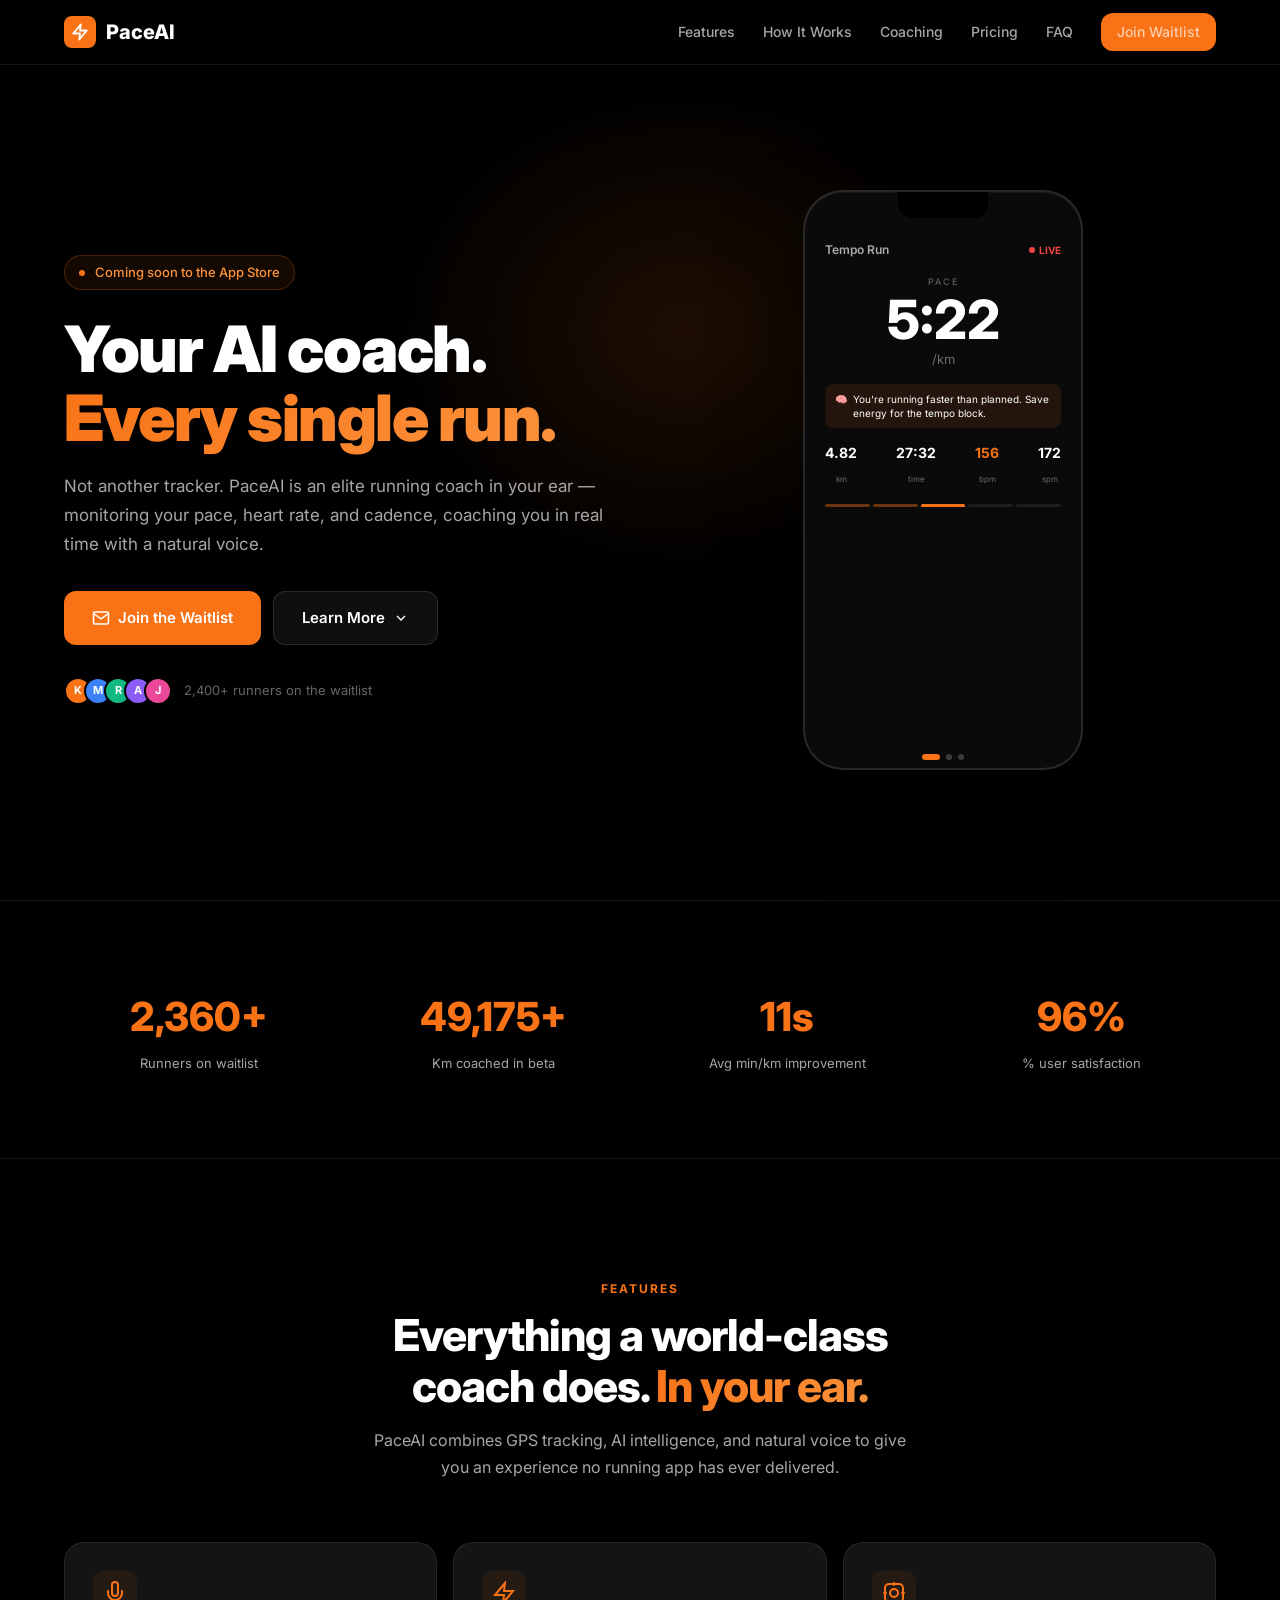
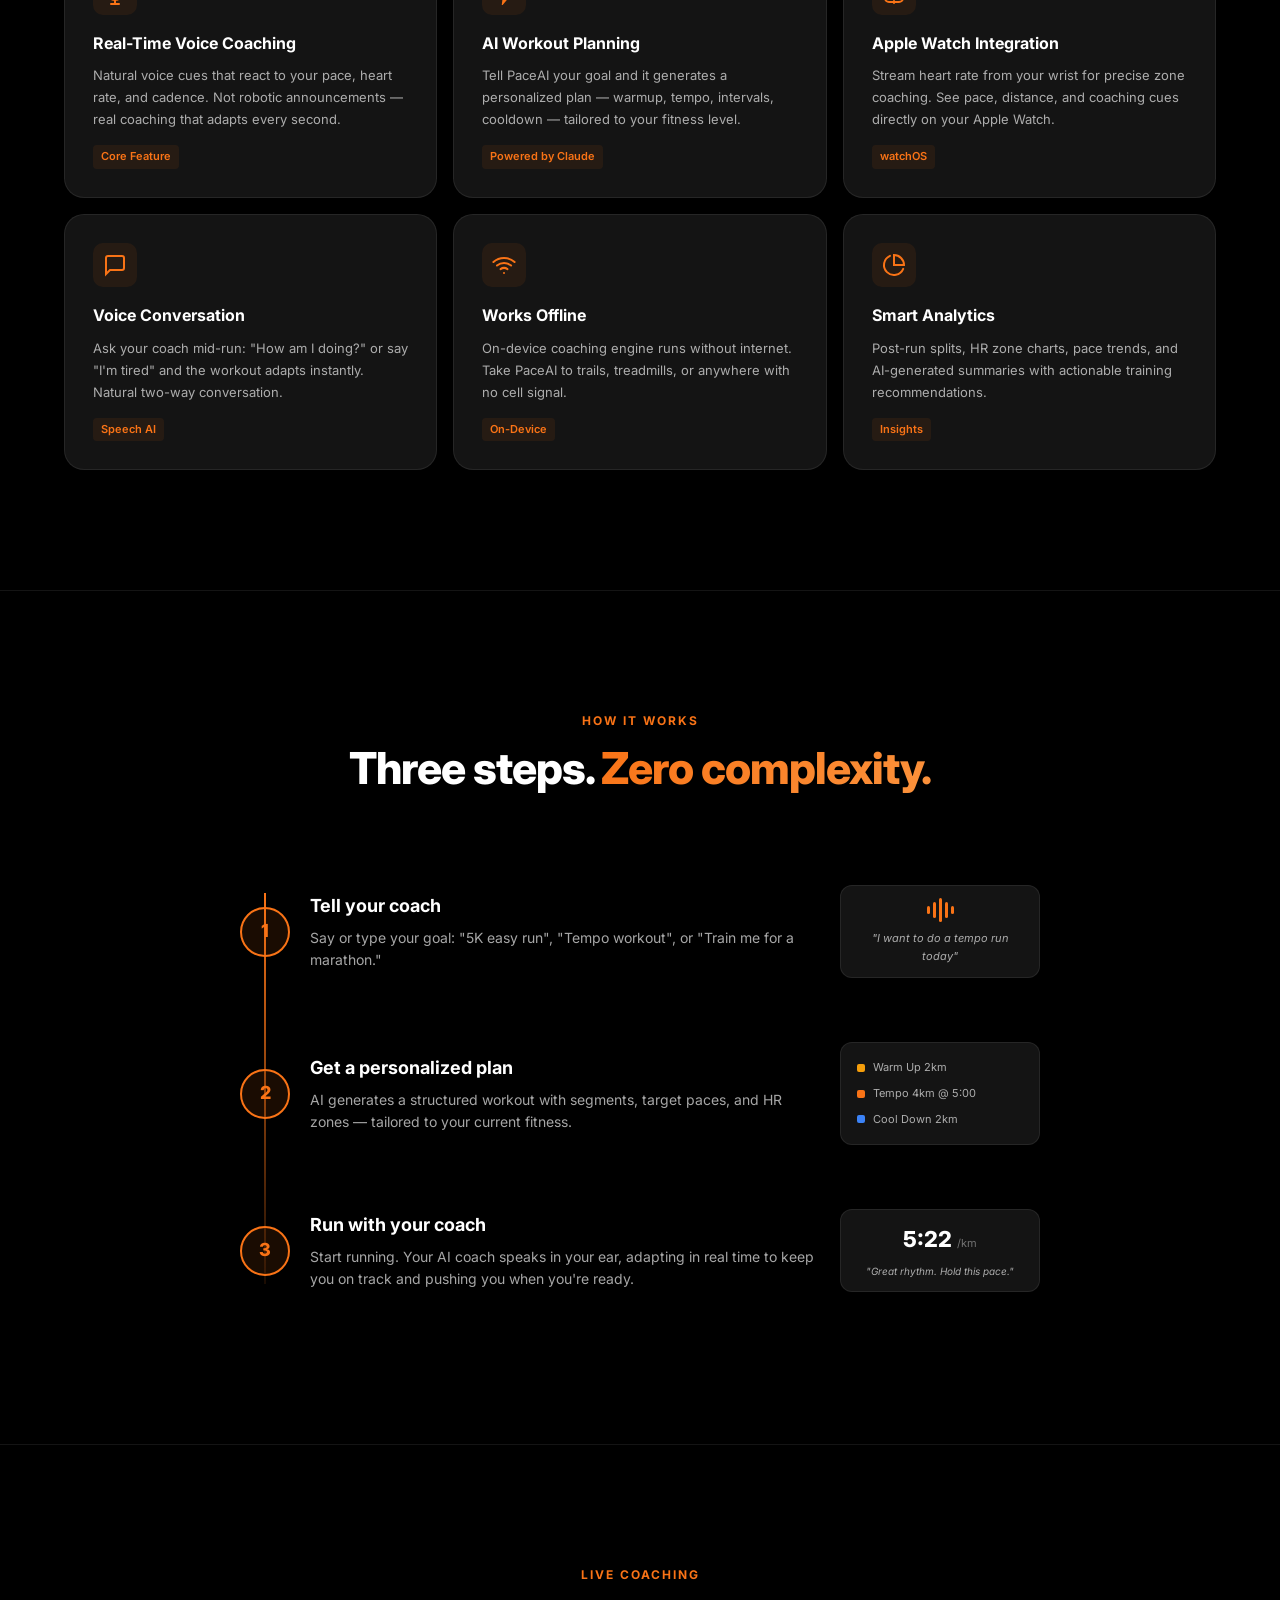
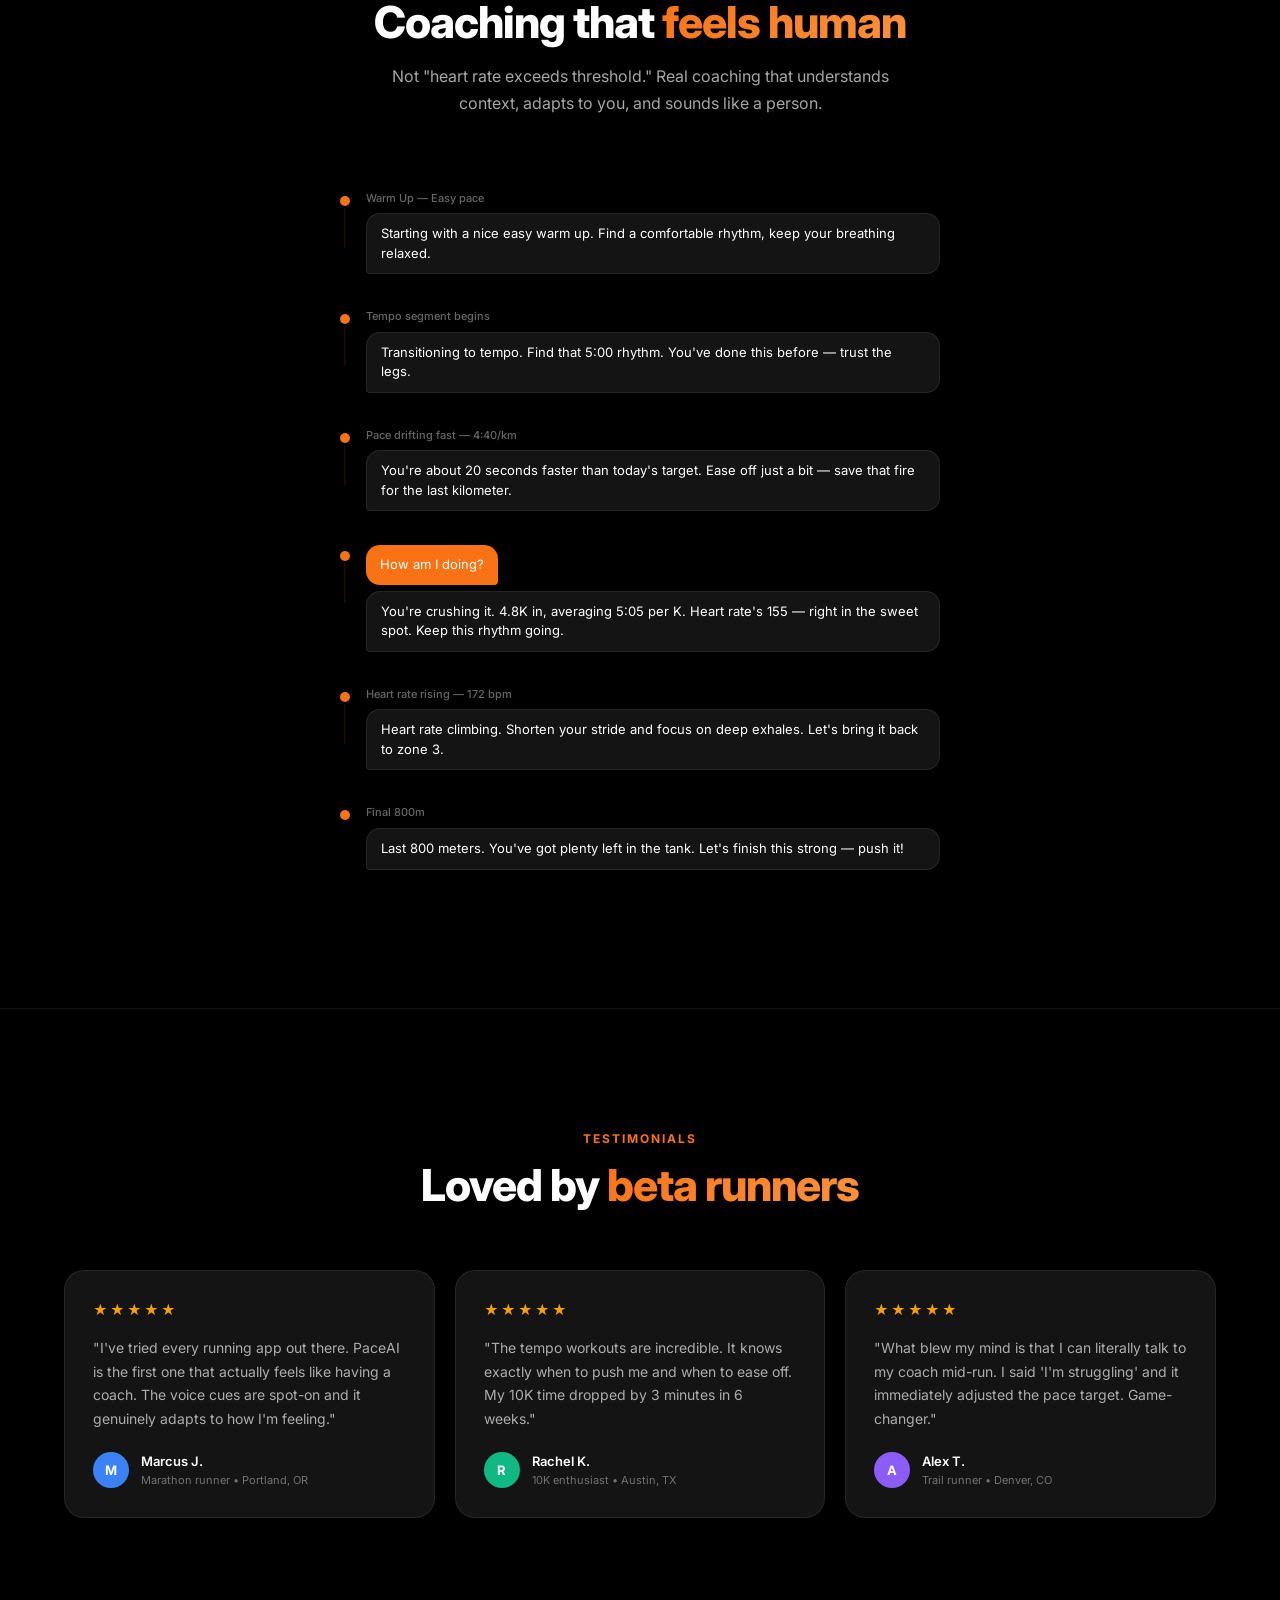
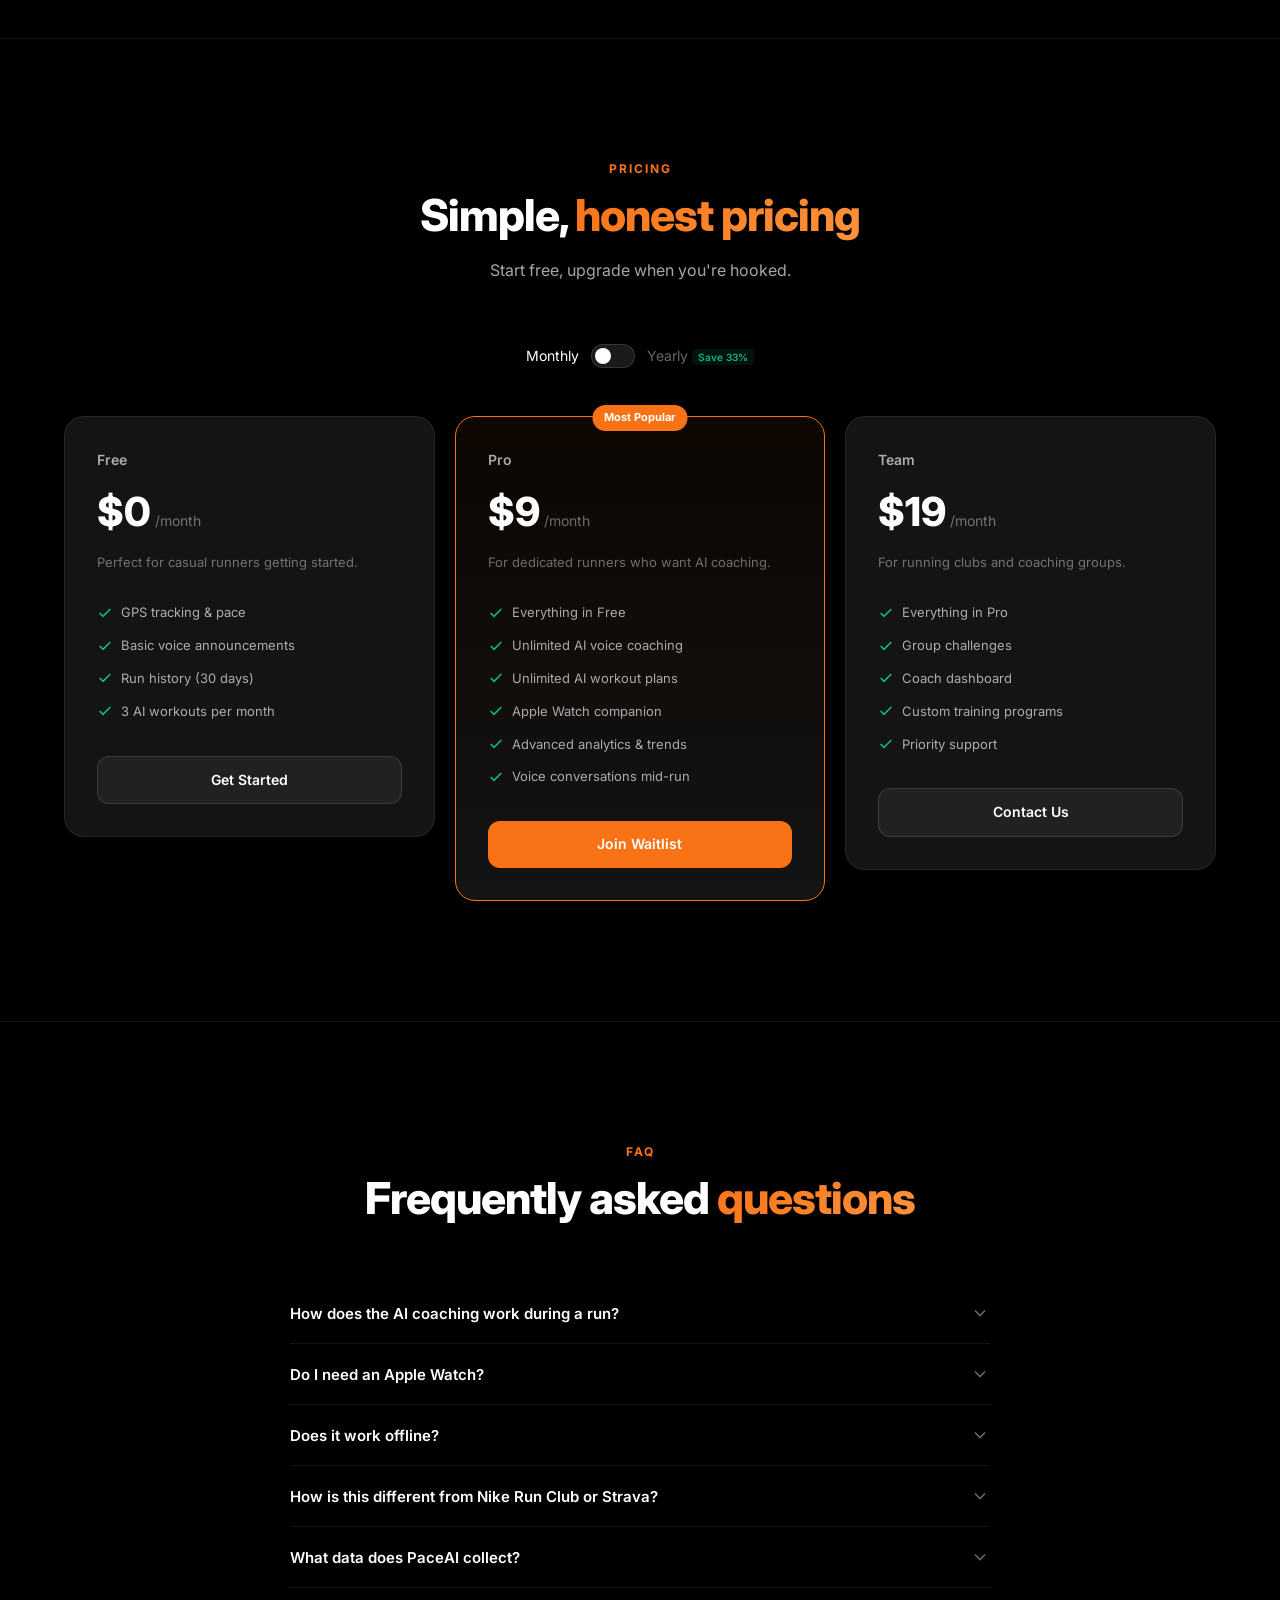
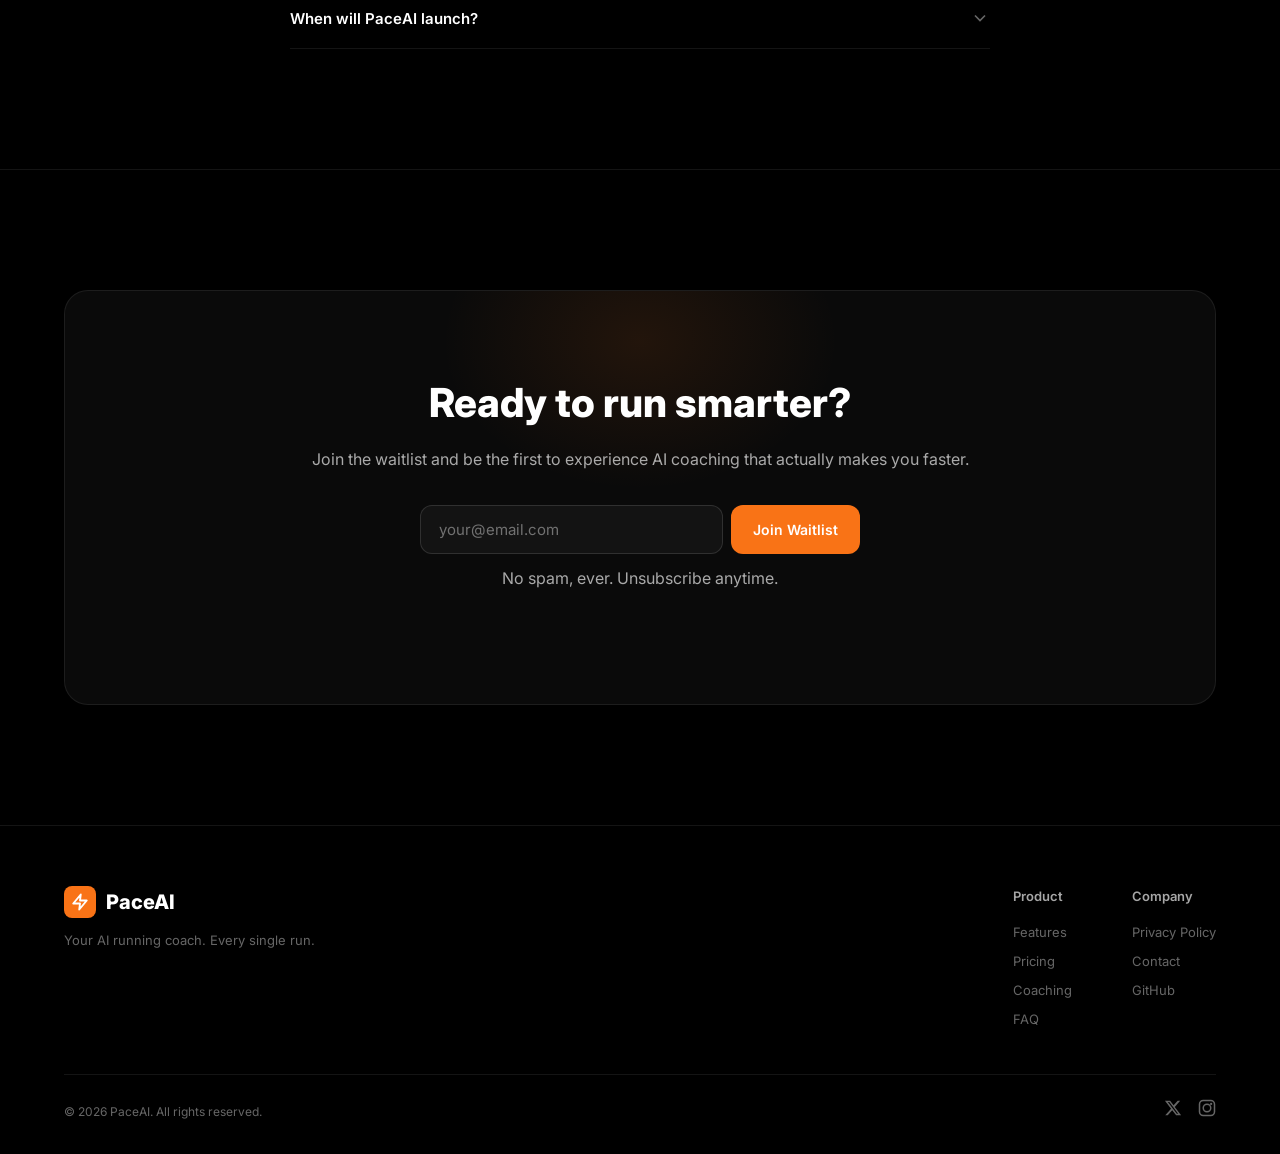
<file: index.html>
<!DOCTYPE html>
<html lang="en">
<head>
    <meta charset="UTF-8">
    <meta name="viewport" content="width=device-width, initial-scale=1.0">
    <title>PaceAI — AI Running Coach</title>
    <meta name="description" content="PaceAI is your personal AI running coach. Real-time voice coaching, personalized workout plans, and intelligent adaptation — like having an elite coach in your ear.">
    <meta property="og:title" content="PaceAI — AI Running Coach">
    <meta property="og:description" content="The world's smartest AI running companion. Real-time voice coaching that adapts every second.">
    <meta property="og:type" content="website">
    <meta property="og:url" content="https://krriishhaa.github.io/paceai-website/">
    <meta name="twitter:card" content="summary_large_image">
    <link rel="preconnect" href="https://fonts.googleapis.com">
    <link rel="preconnect" href="https://fonts.gstatic.com" crossorigin>
    <link href="https://fonts.googleapis.com/css2?family=Inter:wght@300;400;500;600;700;800;900&display=swap" rel="stylesheet">
    <link rel="stylesheet" href="styles.css">
</head>
<body>
    <!-- Loading Screen -->
    <div class="loader" id="loader">
        <div class="loader-icon">
            <svg width="40" height="40" viewBox="0 0 40 40" fill="none">
                <circle cx="20" cy="20" r="18" stroke="rgba(249,115,22,0.2)" stroke-width="3"/>
                <path d="M20 2 A18 18 0 0 1 38 20" stroke="#f97316" stroke-width="3" stroke-linecap="round">
                    <animateTransform attributeName="transform" type="rotate" from="0 20 20" to="360 20 20" dur="1s" repeatCount="indefinite"/>
                </path>
            </svg>
        </div>
    </div>

    <!-- Navigation -->
    <nav id="navbar">
        <div class="container nav-container">
            <a href="#" class="logo">
                <div class="logo-icon">
                    <svg width="18" height="18" viewBox="0 0 24 24" fill="none" stroke="white" stroke-width="2.5" stroke-linecap="round" stroke-linejoin="round">
                        <path d="M13 2L3 14h9l-1 8 10-12h-9l1-8z"/>
                    </svg>
                </div>
                PaceAI
            </a>
            <div class="nav-links" id="navLinks">
                <a href="#features">Features</a>
                <a href="#how-it-works">How It Works</a>
                <a href="#coaching">Coaching</a>
                <a href="#pricing">Pricing</a>
                <a href="#faq">FAQ</a>
                <a href="#waitlist" class="btn btn-primary btn-sm">Join Waitlist</a>
            </div>
            <button class="hamburger" id="hamburger" aria-label="Menu">
                <span></span>
                <span></span>
                <span></span>
            </button>
        </div>
    </nav>

    <!-- Mobile Menu -->
    <div class="mobile-menu" id="mobileMenu">
        <div class="mobile-menu-links">
            <a href="#features">Features</a>
            <a href="#how-it-works">How It Works</a>
            <a href="#coaching">Coaching</a>
            <a href="#pricing">Pricing</a>
            <a href="#faq">FAQ</a>
            <a href="#waitlist" class="btn btn-primary">Join Waitlist</a>
        </div>
    </div>

    <!-- Hero Section -->
    <section class="hero" id="hero">
        <div class="hero-glow"></div>
        <div class="hero-glow-2"></div>
        <div class="container">
            <div class="hero-content">
                <div class="hero-text">
                    <div class="hero-badge animate-on-scroll">
                        <span class="badge-dot"></span>
                        Coming soon to the App Store
                    </div>
                    <h1 class="animate-on-scroll">Your AI coach.<br><span class="gradient-text">Every single run.</span></h1>
                    <p class="hero-subtitle animate-on-scroll">Not another tracker. PaceAI is an elite running coach in your ear — monitoring your pace, heart rate, and cadence, coaching you in real time with a natural voice.</p>
                    <div class="hero-buttons animate-on-scroll">
                        <a href="#waitlist" class="btn btn-primary btn-lg">
                            <svg width="18" height="18" viewBox="0 0 24 24" fill="none" stroke="currentColor" stroke-width="2"><path d="M4 4h16c1.1 0 2 .9 2 2v12c0 1.1-.9 2-2 2H4c-1.1 0-2-.9-2-2V6c0-1.1.9-2 2-2z"/><polyline points="22,6 12,13 2,6"/></svg>
                            Join the Waitlist
                        </a>
                        <a href="#features" class="btn btn-secondary btn-lg">
                            Learn More
                            <svg width="16" height="16" viewBox="0 0 24 24" fill="none" stroke="currentColor" stroke-width="2"><polyline points="6 9 12 15 18 9"/></svg>
                        </a>
                    </div>
                    <div class="hero-social-proof animate-on-scroll">
                        <div class="avatar-stack">
                            <div class="avatar" style="background:#f97316">K</div>
                            <div class="avatar" style="background:#3b82f6">M</div>
                            <div class="avatar" style="background:#10b981">R</div>
                            <div class="avatar" style="background:#8b5cf6">A</div>
                            <div class="avatar" style="background:#ec4899">J</div>
                        </div>
                        <span>2,400+ runners on the waitlist</span>
                    </div>
                </div>
                <div class="hero-phone animate-on-scroll">
                    <div class="phone-mockup">
                        <div class="phone-notch"></div>
                        <div class="phone-screen">
                            <div class="phone-carousel" id="phoneCarousel">
                                <!-- Screen 1: Active Workout -->
                                <div class="phone-slide active">
                                    <div class="screen-workout">
                                        <div class="workout-header">
                                            <span class="workout-type">Tempo Run</span>
                                            <span class="workout-live"><span class="live-dot"></span>LIVE</span>
                                        </div>
                                        <div class="workout-pace">
                                            <div class="pace-label">PACE</div>
                                            <div class="pace-value">5:22</div>
                                            <div class="pace-unit">/km</div>
                                        </div>
                                        <div class="workout-coach-msg">
                                            <span class="coach-icon">🧠</span>
                                            You're running faster than planned. Save energy for the tempo block.
                                        </div>
                                        <div class="workout-metrics">
                                            <div class="metric"><span class="metric-val">4.82</span><span class="metric-label">km</span></div>
                                            <div class="metric"><span class="metric-val">27:32</span><span class="metric-label">time</span></div>
                                            <div class="metric"><span class="metric-val hr">156</span><span class="metric-label">bpm</span></div>
                                            <div class="metric"><span class="metric-val">172</span><span class="metric-label">spm</span></div>
                                        </div>
                                        <div class="workout-segments">
                                            <div class="segment done"></div>
                                            <div class="segment done"></div>
                                            <div class="segment active"></div>
                                            <div class="segment"></div>
                                            <div class="segment"></div>
                                        </div>
                                    </div>
                                </div>
                                <!-- Screen 2: Plan Generation -->
                                <div class="phone-slide">
                                    <div class="screen-plan">
                                        <div class="plan-header">Today's Plan</div>
                                        <div class="plan-title">8K Tempo Run</div>
                                        <div class="plan-segments">
                                            <div class="plan-seg">
                                                <div class="seg-icon warmup">🔥</div>
                                                <div class="seg-info"><span class="seg-name">Warm Up</span><span class="seg-detail">2.0 km • Easy pace</span></div>
                                            </div>
                                            <div class="plan-seg">
                                                <div class="seg-icon tempo">⚡</div>
                                                <div class="seg-info"><span class="seg-name">Tempo</span><span class="seg-detail">4.0 km • 5:00/km</span></div>
                                            </div>
                                            <div class="plan-seg">
                                                <div class="seg-icon cooldown">🌊</div>
                                                <div class="seg-info"><span class="seg-name">Cool Down</span><span class="seg-detail">2.0 km • Easy pace</span></div>
                                            </div>
                                        </div>
                                        <div class="plan-start-btn">Start Workout</div>
                                    </div>
                                </div>
                                <!-- Screen 3: Stats -->
                                <div class="phone-slide">
                                    <div class="screen-stats">
                                        <div class="stats-header">This Week</div>
                                        <div class="stats-big">
                                            <div class="stats-big-val">32.4</div>
                                            <div class="stats-big-label">km total</div>
                                        </div>
                                        <div class="stats-chart">
                                            <div class="chart-bar" style="height:40%"><span>M</span></div>
                                            <div class="chart-bar" style="height:70%"><span>T</span></div>
                                            <div class="chart-bar" style="height:0%"><span>W</span></div>
                                            <div class="chart-bar active" style="height:85%"><span>T</span></div>
                                            <div class="chart-bar" style="height:55%"><span>F</span></div>
                                            <div class="chart-bar" style="height:90%"><span>S</span></div>
                                            <div class="chart-bar" style="height:30%"><span>S</span></div>
                                        </div>
                                        <div class="stats-row">
                                            <div class="stat-item"><span class="stat-val">5:18</span><span class="stat-lbl">Avg Pace</span></div>
                                            <div class="stat-item"><span class="stat-val">152</span><span class="stat-lbl">Avg HR</span></div>
                                            <div class="stat-item"><span class="stat-val">5</span><span class="stat-lbl">Runs</span></div>
                                        </div>
                                    </div>
                                </div>
                            </div>
                            <div class="phone-dots">
                                <span class="dot active"></span>
                                <span class="dot"></span>
                                <span class="dot"></span>
                            </div>
                        </div>
                    </div>
                </div>
            </div>
        </div>
    </section>

    <!-- Stats Section -->
    <section class="stats-section">
        <div class="container">
            <div class="stats-grid">
                <div class="stat-card animate-on-scroll">
                    <div class="stat-number" data-target="2400">0</div>
                    <div class="stat-desc">Runners on waitlist</div>
                </div>
                <div class="stat-card animate-on-scroll">
                    <div class="stat-number" data-target="50000">0</div>
                    <div class="stat-desc">Km coached in beta</div>
                </div>
                <div class="stat-card animate-on-scroll">
                    <div class="stat-number" data-target="12">0</div>
                    <div class="stat-desc">Avg min/km improvement</div>
                </div>
                <div class="stat-card animate-on-scroll">
                    <div class="stat-number" data-target="98">0</div>
                    <div class="stat-desc">% user satisfaction</div>
                </div>
            </div>
        </div>
    </section>

    <!-- Features Section -->
    <section class="features" id="features">
        <div class="container">
            <div class="section-header animate-on-scroll">
                <div class="section-label">Features</div>
                <h2 class="section-title">Everything a world-class<br>coach does. <span class="gradient-text">In your ear.</span></h2>
                <p class="section-subtitle">PaceAI combines GPS tracking, AI intelligence, and natural voice to give you an experience no running app has ever delivered.</p>
            </div>

            <div class="feature-grid">
                <div class="feature-card animate-on-scroll" data-delay="0">
                    <div class="feature-icon">
                        <svg width="24" height="24" viewBox="0 0 24 24" fill="none" stroke="#f97316" stroke-width="2" stroke-linecap="round"><path d="M12 1a3 3 0 0 0-3 3v8a3 3 0 0 0 6 0V4a3 3 0 0 0-3-3z"/><path d="M19 10v2a7 7 0 0 1-14 0v-2"/><line x1="12" y1="19" x2="12" y2="23"/><line x1="8" y1="23" x2="16" y2="23"/></svg>
                    </div>
                    <h3>Real-Time Voice Coaching</h3>
                    <p>Natural voice cues that react to your pace, heart rate, and cadence. Not robotic announcements — real coaching that adapts every second.</p>
                    <div class="feature-tag">Core Feature</div>
                </div>
                <div class="feature-card animate-on-scroll" data-delay="100">
                    <div class="feature-icon">
                        <svg width="24" height="24" viewBox="0 0 24 24" fill="none" stroke="#f97316" stroke-width="2" stroke-linecap="round"><path d="M13 2L3 14h9l-1 8 10-12h-9l1-8z"/></svg>
                    </div>
                    <h3>AI Workout Planning</h3>
                    <p>Tell PaceAI your goal and it generates a personalized plan — warmup, tempo, intervals, cooldown — tailored to your fitness level.</p>
                    <div class="feature-tag">Powered by Claude</div>
                </div>
                <div class="feature-card animate-on-scroll" data-delay="200">
                    <div class="feature-icon">
                        <svg width="24" height="24" viewBox="0 0 24 24" fill="none" stroke="#f97316" stroke-width="2" stroke-linecap="round"><rect x="3" y="3" width="18" height="18" rx="4"/><circle cx="12" cy="12" r="4"/><path d="M12 2v2M12 20v2M2 12h2M20 12h2"/></svg>
                    </div>
                    <h3>Apple Watch Integration</h3>
                    <p>Stream heart rate from your wrist for precise zone coaching. See pace, distance, and coaching cues directly on your Apple Watch.</p>
                    <div class="feature-tag">watchOS</div>
                </div>
                <div class="feature-card animate-on-scroll" data-delay="0">
                    <div class="feature-icon">
                        <svg width="24" height="24" viewBox="0 0 24 24" fill="none" stroke="#f97316" stroke-width="2" stroke-linecap="round"><path d="M21 15a2 2 0 0 1-2 2H7l-4 4V5a2 2 0 0 1 2-2h14a2 2 0 0 1 2 2z"/></svg>
                    </div>
                    <h3>Voice Conversation</h3>
                    <p>Ask your coach mid-run: "How am I doing?" or say "I'm tired" and the workout adapts instantly. Natural two-way conversation.</p>
                    <div class="feature-tag">Speech AI</div>
                </div>
                <div class="feature-card animate-on-scroll" data-delay="100">
                    <div class="feature-icon">
                        <svg width="24" height="24" viewBox="0 0 24 24" fill="none" stroke="#f97316" stroke-width="2" stroke-linecap="round"><path d="M5 12.55a11 11 0 0 1 14.08 0"/><path d="M1.42 9a16 16 0 0 1 21.16 0"/><path d="M8.53 16.11a6 6 0 0 1 6.95 0"/><line x1="12" y1="20" x2="12.01" y2="20"/></svg>
                    </div>
                    <h3>Works Offline</h3>
                    <p>On-device coaching engine runs without internet. Take PaceAI to trails, treadmills, or anywhere with no cell signal.</p>
                    <div class="feature-tag">On-Device</div>
                </div>
                <div class="feature-card animate-on-scroll" data-delay="200">
                    <div class="feature-icon">
                        <svg width="24" height="24" viewBox="0 0 24 24" fill="none" stroke="#f97316" stroke-width="2" stroke-linecap="round"><path d="M21.21 15.89A10 10 0 1 1 8 2.83"/><path d="M22 12A10 10 0 0 0 12 2v10z"/></svg>
                    </div>
                    <h3>Smart Analytics</h3>
                    <p>Post-run splits, HR zone charts, pace trends, and AI-generated summaries with actionable training recommendations.</p>
                    <div class="feature-tag">Insights</div>
                </div>
            </div>
        </div>
    </section>

    <!-- How It Works -->
    <section class="how-it-works" id="how-it-works">
        <div class="container">
            <div class="section-header animate-on-scroll">
                <div class="section-label">How It Works</div>
                <h2 class="section-title">Three steps. <span class="gradient-text">Zero complexity.</span></h2>
            </div>

            <div class="steps-container">
                <div class="steps-line"></div>
                <div class="step animate-on-scroll" data-delay="0">
                    <div class="step-number">1</div>
                    <div class="step-content">
                        <h3>Tell your coach</h3>
                        <p>Say or type your goal: "5K easy run", "Tempo workout", or "Train me for a marathon."</p>
                    </div>
                    <div class="step-visual">
                        <div class="step-demo voice-demo">
                            <div class="voice-wave">
                                <span></span><span></span><span></span><span></span><span></span>
                            </div>
                            <div class="voice-text">"I want to do a tempo run today"</div>
                        </div>
                    </div>
                </div>
                <div class="step animate-on-scroll" data-delay="200">
                    <div class="step-number">2</div>
                    <div class="step-content">
                        <h3>Get a personalized plan</h3>
                        <p>AI generates a structured workout with segments, target paces, and HR zones — tailored to your current fitness.</p>
                    </div>
                    <div class="step-visual">
                        <div class="step-demo plan-demo">
                            <div class="mini-segment"><span class="seg-color warmup"></span>Warm Up 2km</div>
                            <div class="mini-segment"><span class="seg-color tempo"></span>Tempo 4km @ 5:00</div>
                            <div class="mini-segment"><span class="seg-color cooldown"></span>Cool Down 2km</div>
                        </div>
                    </div>
                </div>
                <div class="step animate-on-scroll" data-delay="400">
                    <div class="step-number">3</div>
                    <div class="step-content">
                        <h3>Run with your coach</h3>
                        <p>Start running. Your AI coach speaks in your ear, adapting in real time to keep you on track and pushing you when you're ready.</p>
                    </div>
                    <div class="step-visual">
                        <div class="step-demo run-demo">
                            <div class="run-metric-mini">5:22 <small>/km</small></div>
                            <div class="run-coach-mini">"Great rhythm. Hold this pace."</div>
                        </div>
                    </div>
                </div>
            </div>
        </div>
    </section>

    <!-- Coaching Demo -->
    <section class="coaching-section" id="coaching">
        <div class="container">
            <div class="section-header animate-on-scroll">
                <div class="section-label">Live Coaching</div>
                <h2 class="section-title">Coaching that <span class="gradient-text">feels human</span></h2>
                <p class="section-subtitle">Not "heart rate exceeds threshold." Real coaching that understands context, adapts to you, and sounds like a person.</p>
            </div>

            <div class="coaching-demo-container animate-on-scroll">
                <div class="coaching-timeline">
                    <div class="timeline-item" data-time="0:00">
                        <div class="timeline-marker"></div>
                        <div class="timeline-content">
                            <div class="timeline-context">Warm Up — Easy pace</div>
                            <div class="chat-bubble chat-coach">Starting with a nice easy warm up. Find a comfortable rhythm, keep your breathing relaxed.</div>
                        </div>
                    </div>
                    <div class="timeline-item" data-time="8:30">
                        <div class="timeline-marker"></div>
                        <div class="timeline-content">
                            <div class="timeline-context">Tempo segment begins</div>
                            <div class="chat-bubble chat-coach">Transitioning to tempo. Find that 5:00 rhythm. You've done this before — trust the legs.</div>
                        </div>
                    </div>
                    <div class="timeline-item" data-time="12:45">
                        <div class="timeline-marker"></div>
                        <div class="timeline-content">
                            <div class="timeline-context">Pace drifting fast — 4:40/km</div>
                            <div class="chat-bubble chat-coach">You're about 20 seconds faster than today's target. Ease off just a bit — save that fire for the last kilometer.</div>
                        </div>
                    </div>
                    <div class="timeline-item" data-time="15:20">
                        <div class="timeline-marker"></div>
                        <div class="timeline-content">
                            <div class="chat-bubble chat-user">How am I doing?</div>
                            <div class="chat-bubble chat-coach">You're crushing it. 4.8K in, averaging 5:05 per K. Heart rate's 155 — right in the sweet spot. Keep this rhythm going.</div>
                        </div>
                    </div>
                    <div class="timeline-item" data-time="22:00">
                        <div class="timeline-marker"></div>
                        <div class="timeline-content">
                            <div class="timeline-context">Heart rate rising — 172 bpm</div>
                            <div class="chat-bubble chat-coach">Heart rate climbing. Shorten your stride and focus on deep exhales. Let's bring it back to zone 3.</div>
                        </div>
                    </div>
                    <div class="timeline-item" data-time="26:30">
                        <div class="timeline-marker"></div>
                        <div class="timeline-content">
                            <div class="timeline-context">Final 800m</div>
                            <div class="chat-bubble chat-coach">Last 800 meters. You've got plenty left in the tank. Let's finish this strong — push it!</div>
                        </div>
                    </div>
                </div>
            </div>
        </div>
    </section>

    <!-- Testimonials -->
    <section class="testimonials" id="testimonials">
        <div class="container">
            <div class="section-header animate-on-scroll">
                <div class="section-label">Testimonials</div>
                <h2 class="section-title">Loved by <span class="gradient-text">beta runners</span></h2>
            </div>

            <div class="testimonial-grid">
                <div class="testimonial-card animate-on-scroll" data-delay="0">
                    <div class="testimonial-stars">★★★★★</div>
                    <p>"I've tried every running app out there. PaceAI is the first one that actually feels like having a coach. The voice cues are spot-on and it genuinely adapts to how I'm feeling."</p>
                    <div class="testimonial-author">
                        <div class="author-avatar" style="background:#3b82f6">M</div>
                        <div>
                            <div class="author-name">Marcus J.</div>
                            <div class="author-meta">Marathon runner • Portland, OR</div>
                        </div>
                    </div>
                </div>
                <div class="testimonial-card animate-on-scroll" data-delay="100">
                    <div class="testimonial-stars">★★★★★</div>
                    <p>"The tempo workouts are incredible. It knows exactly when to push me and when to ease off. My 10K time dropped by 3 minutes in 6 weeks."</p>
                    <div class="testimonial-author">
                        <div class="author-avatar" style="background:#10b981">R</div>
                        <div>
                            <div class="author-name">Rachel K.</div>
                            <div class="author-meta">10K enthusiast • Austin, TX</div>
                        </div>
                    </div>
                </div>
                <div class="testimonial-card animate-on-scroll" data-delay="200">
                    <div class="testimonial-stars">★★★★★</div>
                    <p>"What blew my mind is that I can literally talk to my coach mid-run. I said 'I'm struggling' and it immediately adjusted the pace target. Game-changer."</p>
                    <div class="testimonial-author">
                        <div class="author-avatar" style="background:#8b5cf6">A</div>
                        <div>
                            <div class="author-name">Alex T.</div>
                            <div class="author-meta">Trail runner • Denver, CO</div>
                        </div>
                    </div>
                </div>
            </div>
        </div>
    </section>

    <!-- Pricing -->
    <section class="pricing" id="pricing">
        <div class="container">
            <div class="section-header animate-on-scroll">
                <div class="section-label">Pricing</div>
                <h2 class="section-title">Simple, <span class="gradient-text">honest pricing</span></h2>
                <p class="section-subtitle">Start free, upgrade when you're hooked.</p>
            </div>

            <div class="pricing-toggle animate-on-scroll">
                <span class="toggle-label active" id="monthlyLabel">Monthly</span>
                <button class="toggle-switch" id="pricingToggle" aria-label="Toggle billing period">
                    <span class="toggle-knob"></span>
                </button>
                <span class="toggle-label" id="yearlyLabel">Yearly <span class="save-badge">Save 33%</span></span>
            </div>

            <div class="pricing-grid">
                <div class="pricing-card animate-on-scroll" data-delay="0">
                    <div class="pricing-tier">Free</div>
                    <div class="pricing-price">
                        <span class="price-amount">$0</span>
                        <span class="price-period">/month</span>
                    </div>
                    <p class="pricing-desc">Perfect for casual runners getting started.</p>
                    <ul class="pricing-features">
                        <li><svg width="16" height="16" viewBox="0 0 24 24" fill="none" stroke="#10b981" stroke-width="2.5"><polyline points="20 6 9 17 4 12"/></svg>GPS tracking & pace</li>
                        <li><svg width="16" height="16" viewBox="0 0 24 24" fill="none" stroke="#10b981" stroke-width="2.5"><polyline points="20 6 9 17 4 12"/></svg>Basic voice announcements</li>
                        <li><svg width="16" height="16" viewBox="0 0 24 24" fill="none" stroke="#10b981" stroke-width="2.5"><polyline points="20 6 9 17 4 12"/></svg>Run history (30 days)</li>
                        <li><svg width="16" height="16" viewBox="0 0 24 24" fill="none" stroke="#10b981" stroke-width="2.5"><polyline points="20 6 9 17 4 12"/></svg>3 AI workouts per month</li>
                    </ul>
                    <a href="#waitlist" class="btn btn-secondary btn-block">Get Started</a>
                </div>
                <div class="pricing-card popular animate-on-scroll" data-delay="100">
                    <div class="popular-badge">Most Popular</div>
                    <div class="pricing-tier">Pro</div>
                    <div class="pricing-price">
                        <span class="price-amount" data-monthly="9" data-yearly="6">$9</span>
                        <span class="price-period">/month</span>
                    </div>
                    <p class="pricing-desc">For dedicated runners who want AI coaching.</p>
                    <ul class="pricing-features">
                        <li><svg width="16" height="16" viewBox="0 0 24 24" fill="none" stroke="#10b981" stroke-width="2.5"><polyline points="20 6 9 17 4 12"/></svg>Everything in Free</li>
                        <li><svg width="16" height="16" viewBox="0 0 24 24" fill="none" stroke="#10b981" stroke-width="2.5"><polyline points="20 6 9 17 4 12"/></svg>Unlimited AI voice coaching</li>
                        <li><svg width="16" height="16" viewBox="0 0 24 24" fill="none" stroke="#10b981" stroke-width="2.5"><polyline points="20 6 9 17 4 12"/></svg>Unlimited AI workout plans</li>
                        <li><svg width="16" height="16" viewBox="0 0 24 24" fill="none" stroke="#10b981" stroke-width="2.5"><polyline points="20 6 9 17 4 12"/></svg>Apple Watch companion</li>
                        <li><svg width="16" height="16" viewBox="0 0 24 24" fill="none" stroke="#10b981" stroke-width="2.5"><polyline points="20 6 9 17 4 12"/></svg>Advanced analytics & trends</li>
                        <li><svg width="16" height="16" viewBox="0 0 24 24" fill="none" stroke="#10b981" stroke-width="2.5"><polyline points="20 6 9 17 4 12"/></svg>Voice conversations mid-run</li>
                    </ul>
                    <a href="#waitlist" class="btn btn-primary btn-block">Join Waitlist</a>
                </div>
                <div class="pricing-card animate-on-scroll" data-delay="200">
                    <div class="pricing-tier">Team</div>
                    <div class="pricing-price">
                        <span class="price-amount" data-monthly="19" data-yearly="13">$19</span>
                        <span class="price-period">/month</span>
                    </div>
                    <p class="pricing-desc">For running clubs and coaching groups.</p>
                    <ul class="pricing-features">
                        <li><svg width="16" height="16" viewBox="0 0 24 24" fill="none" stroke="#10b981" stroke-width="2.5"><polyline points="20 6 9 17 4 12"/></svg>Everything in Pro</li>
                        <li><svg width="16" height="16" viewBox="0 0 24 24" fill="none" stroke="#10b981" stroke-width="2.5"><polyline points="20 6 9 17 4 12"/></svg>Group challenges</li>
                        <li><svg width="16" height="16" viewBox="0 0 24 24" fill="none" stroke="#10b981" stroke-width="2.5"><polyline points="20 6 9 17 4 12"/></svg>Coach dashboard</li>
                        <li><svg width="16" height="16" viewBox="0 0 24 24" fill="none" stroke="#10b981" stroke-width="2.5"><polyline points="20 6 9 17 4 12"/></svg>Custom training programs</li>
                        <li><svg width="16" height="16" viewBox="0 0 24 24" fill="none" stroke="#10b981" stroke-width="2.5"><polyline points="20 6 9 17 4 12"/></svg>Priority support</li>
                    </ul>
                    <a href="#waitlist" class="btn btn-secondary btn-block">Contact Us</a>
                </div>
            </div>
        </div>
    </section>

    <!-- FAQ -->
    <section class="faq" id="faq">
        <div class="container">
            <div class="section-header animate-on-scroll">
                <div class="section-label">FAQ</div>
                <h2 class="section-title">Frequently asked <span class="gradient-text">questions</span></h2>
            </div>

            <div class="faq-list">
                <div class="faq-item animate-on-scroll" data-delay="0">
                    <button class="faq-question">
                        <span>How does the AI coaching work during a run?</span>
                        <svg class="faq-chevron" width="20" height="20" viewBox="0 0 24 24" fill="none" stroke="currentColor" stroke-width="2"><polyline points="6 9 12 15 18 9"/></svg>
                    </button>
                    <div class="faq-answer">
                        <p>PaceAI uses a hybrid approach. An on-device engine monitors your real-time metrics (pace, heart rate, cadence) and provides instant feedback with zero latency. For more complex coaching decisions — like adjusting your plan mid-run or answering questions — it connects to our AI (powered by Anthropic Claude) for natural, conversational guidance. Both work together seamlessly.</p>
                    </div>
                </div>
                <div class="faq-item animate-on-scroll" data-delay="50">
                    <button class="faq-question">
                        <span>Do I need an Apple Watch?</span>
                        <svg class="faq-chevron" width="20" height="20" viewBox="0 0 24 24" fill="none" stroke="currentColor" stroke-width="2"><polyline points="6 9 12 15 18 9"/></svg>
                    </button>
                    <div class="faq-answer">
                        <p>No! PaceAI works great with just your iPhone. The Apple Watch adds heart rate streaming for precise zone-based coaching, but all GPS tracking, voice coaching, and workout planning works perfectly from your phone alone.</p>
                    </div>
                </div>
                <div class="faq-item animate-on-scroll" data-delay="100">
                    <button class="faq-question">
                        <span>Does it work offline?</span>
                        <svg class="faq-chevron" width="20" height="20" viewBox="0 0 24 24" fill="none" stroke="currentColor" stroke-width="2"><polyline points="6 9 12 15 18 9"/></svg>
                    </button>
                    <div class="faq-answer">
                        <p>Yes! The core coaching engine runs entirely on-device. You'll get pace feedback, zone alerts, cadence coaching, and segment guidance without any internet connection. The cloud AI features (conversational coaching, post-run summaries) sync when you're back online.</p>
                    </div>
                </div>
                <div class="faq-item animate-on-scroll" data-delay="150">
                    <button class="faq-question">
                        <span>How is this different from Nike Run Club or Strava?</span>
                        <svg class="faq-chevron" width="20" height="20" viewBox="0 0 24 24" fill="none" stroke="currentColor" stroke-width="2"><polyline points="6 9 12 15 18 9"/></svg>
                    </button>
                    <div class="faq-answer">
                        <p>Those are excellent tracking apps. PaceAI is a coaching app. The difference: trackers record what happened. PaceAI tells you what to do right now. It reacts to your current pace, adjusts when you're struggling, pushes you when you've got more, and generates plans specific to your goals and fitness level. It's like having a personal coach running beside you.</p>
                    </div>
                </div>
                <div class="faq-item animate-on-scroll" data-delay="200">
                    <button class="faq-question">
                        <span>What data does PaceAI collect?</span>
                        <svg class="faq-chevron" width="20" height="20" viewBox="0 0 24 24" fill="none" stroke="currentColor" stroke-width="2"><polyline points="6 9 12 15 18 9"/></svg>
                    </button>
                    <div class="faq-answer">
                        <p>Privacy-first. All your health and fitness data stays on your device. We don't sell data, don't use it for ads, and don't share it with third parties. When you use cloud AI features, only anonymized metrics are sent — never your identity or location history. See our <a href="privacy.html">full privacy policy</a>.</p>
                    </div>
                </div>
                <div class="faq-item animate-on-scroll" data-delay="250">
                    <button class="faq-question">
                        <span>When will PaceAI launch?</span>
                        <svg class="faq-chevron" width="20" height="20" viewBox="0 0 24 24" fill="none" stroke="currentColor" stroke-width="2"><polyline points="6 9 12 15 18 9"/></svg>
                    </button>
                    <div class="faq-answer">
                        <p>We're in closed beta now and planning a public launch on the App Store in late 2026. Join the waitlist to get early access and be among the first to try PaceAI.</p>
                    </div>
                </div>
            </div>
        </div>
    </section>

    <!-- CTA / Waitlist -->
    <section class="cta" id="waitlist">
        <div class="container">
            <div class="cta-card animate-on-scroll">
                <div class="cta-glow"></div>
                <h2>Ready to run smarter?</h2>
                <p>Join the waitlist and be the first to experience AI coaching that actually makes you faster.</p>
                <form class="waitlist-form" id="waitlistForm">
                    <div class="form-group">
                        <input type="email" placeholder="your@email.com" required id="emailInput" autocomplete="email">
                        <button type="submit" class="btn btn-primary" id="submitBtn">
                            <span class="btn-text">Join Waitlist</span>
                            <span class="btn-loader" style="display:none">
                                <svg width="18" height="18" viewBox="0 0 24 24" fill="none"><circle cx="12" cy="12" r="10" stroke="rgba(255,255,255,0.3)" stroke-width="3"/><path d="M12 2a10 10 0 0 1 10 10" stroke="white" stroke-width="3" stroke-linecap="round"><animateTransform attributeName="transform" type="rotate" from="0 12 12" to="360 12 12" dur="0.8s" repeatCount="indefinite"/></path></svg>
                            </span>
                        </button>
                    </div>
                    <div class="form-error" id="formError"></div>
                    <div class="form-success" id="formSuccess">
                        <svg width="20" height="20" viewBox="0 0 24 24" fill="none" stroke="#10b981" stroke-width="2.5"><path d="M22 11.08V12a10 10 0 1 1-5.93-9.14"/><polyline points="22 4 12 14.01 9 11.01"/></svg>
                        <span>You're on the list! We'll email you when PaceAI launches.</span>
                    </div>
                </form>
                <p class="cta-note">No spam, ever. Unsubscribe anytime.</p>
            </div>
        </div>
    </section>

    <!-- Footer -->
    <footer>
        <div class="container">
            <div class="footer-top">
                <div class="footer-brand">
                    <div class="logo">
                        <div class="logo-icon">
                            <svg width="18" height="18" viewBox="0 0 24 24" fill="none" stroke="white" stroke-width="2.5" stroke-linecap="round" stroke-linejoin="round">
                                <path d="M13 2L3 14h9l-1 8 10-12h-9l1-8z"/>
                            </svg>
                        </div>
                        PaceAI
                    </div>
                    <p class="footer-tagline">Your AI running coach. Every single run.</p>
                </div>
                <div class="footer-links-grid">
                    <div class="footer-col">
                        <h4>Product</h4>
                        <a href="#features">Features</a>
                        <a href="#pricing">Pricing</a>
                        <a href="#coaching">Coaching</a>
                        <a href="#faq">FAQ</a>
                    </div>
                    <div class="footer-col">
                        <h4>Company</h4>
                        <a href="privacy.html">Privacy Policy</a>
                        <a href="mailto:hello@paceai.app">Contact</a>
                        <a href="https://github.com/krriishhaa/paceai-website">GitHub</a>
                    </div>
                </div>
            </div>
            <div class="footer-bottom">
                <div class="footer-copy">© 2026 PaceAI. All rights reserved.</div>
                <div class="footer-social">
                    <a href="#" aria-label="Twitter">
                        <svg width="18" height="18" viewBox="0 0 24 24" fill="currentColor"><path d="M18.244 2.25h3.308l-7.227 8.26 8.502 11.24H16.17l-5.214-6.817L4.99 21.75H1.68l7.73-8.835L1.254 2.25H8.08l4.713 6.231zm-1.161 17.52h1.833L7.084 4.126H5.117z"/></svg>
                    </a>
                    <a href="#" aria-label="Instagram">
                        <svg width="18" height="18" viewBox="0 0 24 24" fill="none" stroke="currentColor" stroke-width="2"><rect x="2" y="2" width="20" height="20" rx="5"/><circle cx="12" cy="12" r="5"/><circle cx="17.5" cy="6.5" r="1.5" fill="currentColor" stroke="none"/></svg>
                    </a>
                </div>
            </div>
        </div>
    </footer>

    <script src="app.js"></script>
</body>
</html>
</file>
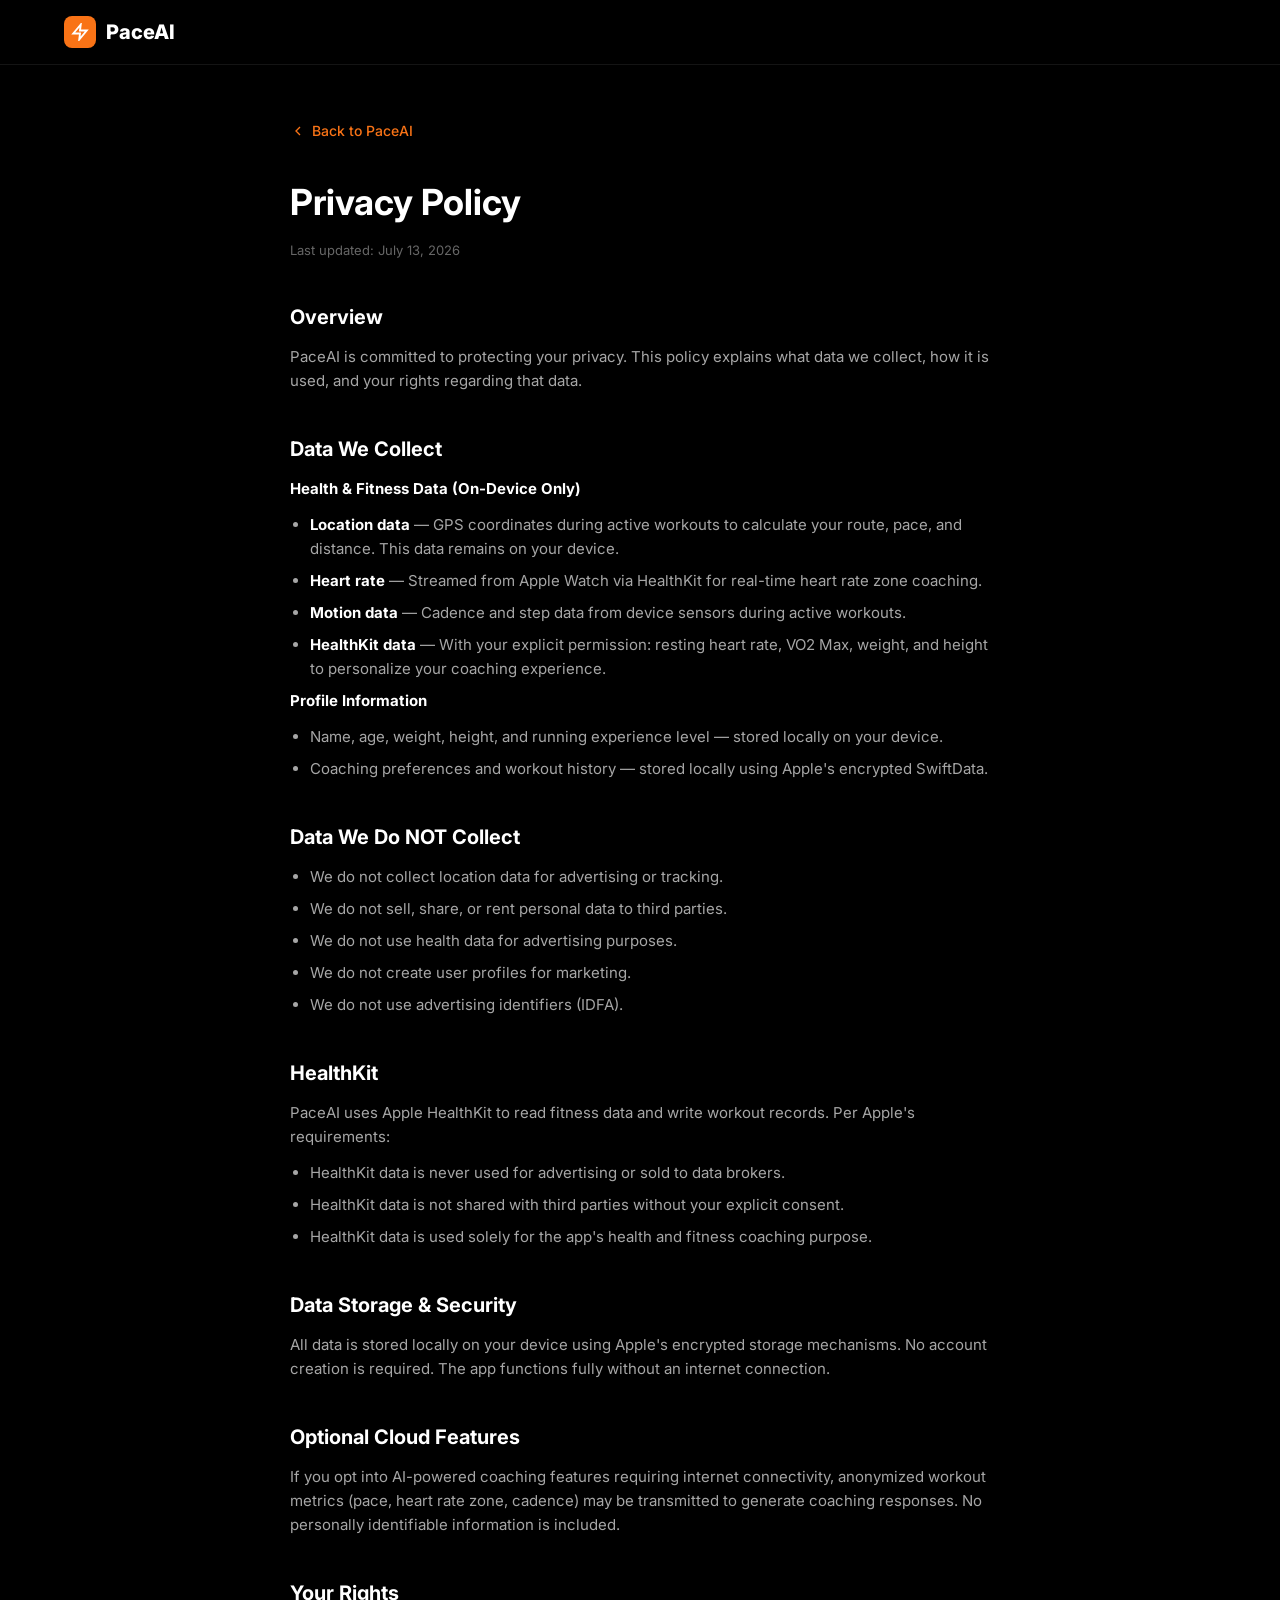
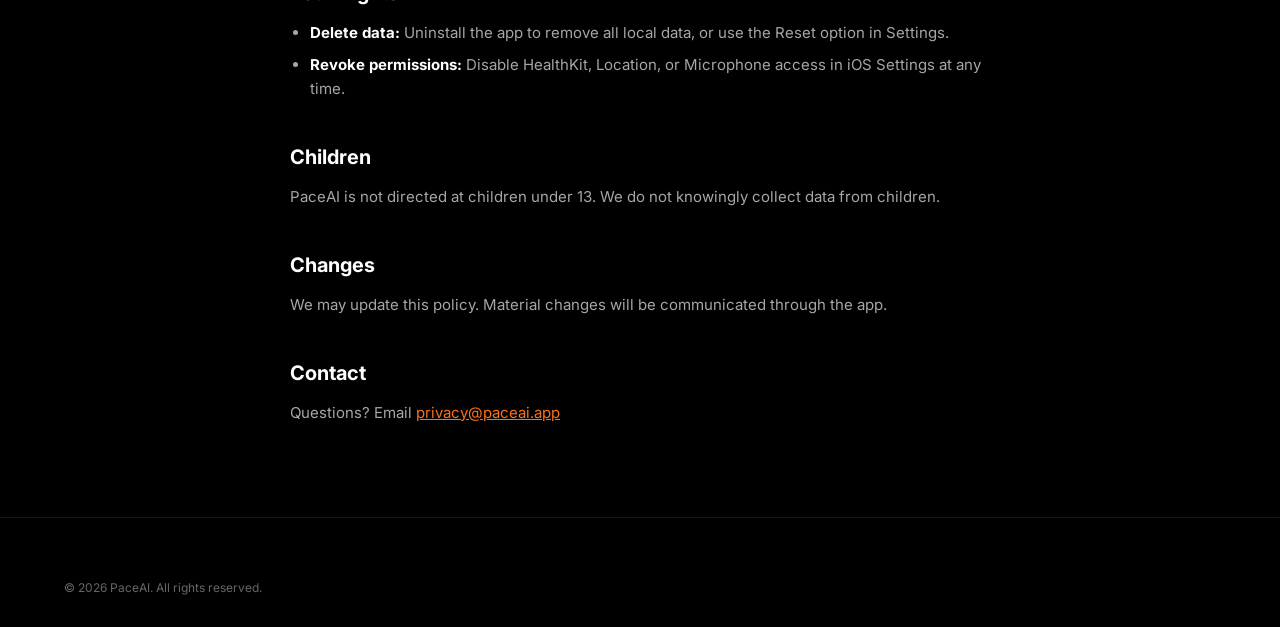
<file: privacy.html>
<!DOCTYPE html>
<html lang="en">
<head>
    <meta charset="UTF-8">
    <meta name="viewport" content="width=device-width, initial-scale=1.0">
    <title>Privacy Policy - PaceAI</title>
    <link rel="preconnect" href="https://fonts.googleapis.com">
    <link href="https://fonts.googleapis.com/css2?family=Inter:wght@400;500;600;700;800&display=swap" rel="stylesheet">
    <link rel="stylesheet" href="styles.css">
    <style>
        .privacy-page { padding: 120px 0 80px; }
        .privacy-content { max-width: 700px; margin: 0 auto; }
        .privacy-content h1 { font-size: 36px; margin-bottom: 8px; }
        .privacy-content h2 { font-size: 20px; margin-top: 40px; margin-bottom: 12px; }
        .privacy-content p, .privacy-content li { color: var(--text-secondary); font-size: 15px; margin-bottom: 12px; }
        .privacy-content ul { padding-left: 20px; list-style: disc; }
        .privacy-content li { margin-bottom: 8px; }
        .privacy-content strong { color: var(--text); }
        .date-label { color: var(--text-tertiary); font-size: 13px; margin-bottom: 32px; display: block; }
        .back-link { display: inline-flex; align-items: center; gap: 6px; margin-bottom: 32px; color: var(--orange); text-decoration: none; font-size: 14px; font-weight: 500; }
        .back-link:hover { text-decoration: underline; }
    </style>
</head>
<body>
    <nav id="navbar">
        <div class="container nav-container">
            <a href="index.html" class="logo">
                <div class="logo-icon">
                    <svg width="18" height="18" viewBox="0 0 24 24" fill="none" stroke="white" stroke-width="2.5" stroke-linecap="round"><path d="M13 2L3 14h9l-1 8 10-12h-9l1-8z"/></svg>
                </div>
                PaceAI
            </a>
        </div>
    </nav>

    <section class="privacy-page">
        <div class="container">
            <div class="privacy-content">
                <a href="index.html" class="back-link">
                    <svg width="16" height="16" viewBox="0 0 24 24" fill="none" stroke="currentColor" stroke-width="2"><polyline points="15 18 9 12 15 6"/></svg>
                    Back to PaceAI
                </a>
                <h1>Privacy Policy</h1>
                <span class="date-label">Last updated: July 13, 2026</span>

                <h2>Overview</h2>
                <p>PaceAI is committed to protecting your privacy. This policy explains what data we collect, how it is used, and your rights regarding that data.</p>

                <h2>Data We Collect</h2>
                <p><strong>Health & Fitness Data (On-Device Only)</strong></p>
                <ul>
                    <li><strong>Location data</strong> — GPS coordinates during active workouts to calculate your route, pace, and distance. This data remains on your device.</li>
                    <li><strong>Heart rate</strong> — Streamed from Apple Watch via HealthKit for real-time heart rate zone coaching.</li>
                    <li><strong>Motion data</strong> — Cadence and step data from device sensors during active workouts.</li>
                    <li><strong>HealthKit data</strong> — With your explicit permission: resting heart rate, VO2 Max, weight, and height to personalize your coaching experience.</li>
                </ul>

                <p><strong>Profile Information</strong></p>
                <ul>
                    <li>Name, age, weight, height, and running experience level — stored locally on your device.</li>
                    <li>Coaching preferences and workout history — stored locally using Apple's encrypted SwiftData.</li>
                </ul>

                <h2>Data We Do NOT Collect</h2>
                <ul>
                    <li>We do not collect location data for advertising or tracking.</li>
                    <li>We do not sell, share, or rent personal data to third parties.</li>
                    <li>We do not use health data for advertising purposes.</li>
                    <li>We do not create user profiles for marketing.</li>
                    <li>We do not use advertising identifiers (IDFA).</li>
                </ul>

                <h2>HealthKit</h2>
                <p>PaceAI uses Apple HealthKit to read fitness data and write workout records. Per Apple's requirements:</p>
                <ul>
                    <li>HealthKit data is never used for advertising or sold to data brokers.</li>
                    <li>HealthKit data is not shared with third parties without your explicit consent.</li>
                    <li>HealthKit data is used solely for the app's health and fitness coaching purpose.</li>
                </ul>

                <h2>Data Storage & Security</h2>
                <p>All data is stored locally on your device using Apple's encrypted storage mechanisms. No account creation is required. The app functions fully without an internet connection.</p>

                <h2>Optional Cloud Features</h2>
                <p>If you opt into AI-powered coaching features requiring internet connectivity, anonymized workout metrics (pace, heart rate zone, cadence) may be transmitted to generate coaching responses. No personally identifiable information is included.</p>

                <h2>Your Rights</h2>
                <ul>
                    <li><strong>Delete data:</strong> Uninstall the app to remove all local data, or use the Reset option in Settings.</li>
                    <li><strong>Revoke permissions:</strong> Disable HealthKit, Location, or Microphone access in iOS Settings at any time.</li>
                </ul>

                <h2>Children</h2>
                <p>PaceAI is not directed at children under 13. We do not knowingly collect data from children.</p>

                <h2>Changes</h2>
                <p>We may update this policy. Material changes will be communicated through the app.</p>

                <h2>Contact</h2>
                <p>Questions? Email <a href="mailto:privacy@paceai.app" style="color:var(--orange)">privacy@paceai.app</a></p>
            </div>
        </div>
    </section>

    <footer>
        <div class="container">
            <div class="footer-bottom" style="border-top:none;padding-top:0">
                <div class="footer-copy">© 2026 PaceAI. All rights reserved.</div>
            </div>
        </div>
    </footer>
</body>
</html>
</file>
<file: styles.css>
/* === Reset & Variables === */
* { margin: 0; padding: 0; box-sizing: border-box; }

:root {
    --orange: #f97316;
    --orange-dark: #ea580c;
    --orange-light: #fb923c;
    --green: #10b981;
    --bg: #000000;
    --surface: #0a0a0a;
    --surface-2: #141414;
    --surface-3: #1a1a1a;
    --text: #ffffff;
    --text-secondary: rgba(255,255,255,0.65);
    --text-tertiary: rgba(255,255,255,0.4);
    --border: rgba(255,255,255,0.08);
    --border-2: rgba(255,255,255,0.12);
    --radius: 12px;
    --radius-lg: 20px;
    --shadow: 0 20px 60px rgba(0,0,0,0.4);
}

html { scroll-behavior: smooth; }

body {
    font-family: 'Inter', -apple-system, BlinkMacSystemFont, sans-serif;
    background: var(--bg);
    color: var(--text);
    line-height: 1.6;
    overflow-x: hidden;
    -webkit-font-smoothing: antialiased;
}

.container {
    max-width: 1200px;
    margin: 0 auto;
    padding: 0 24px;
}

/* === Loader === */
.loader {
    position: fixed;
    inset: 0;
    z-index: 9999;
    background: var(--bg);
    display: flex;
    align-items: center;
    justify-content: center;
    transition: opacity 0.4s, visibility 0.4s;
}

.loader.hidden {
    opacity: 0;
    visibility: hidden;
    pointer-events: none;
}

/* === Navigation === */
nav {
    position: fixed;
    top: 0;
    left: 0;
    right: 0;
    z-index: 1000;
    backdrop-filter: blur(20px);
    -webkit-backdrop-filter: blur(20px);
    background: rgba(0,0,0,0.75);
    border-bottom: 1px solid var(--border);
    transition: background 0.3s;
}

nav.scrolled {
    background: rgba(0,0,0,0.92);
}

.nav-container {
    display: flex;
    align-items: center;
    justify-content: space-between;
    height: 64px;
}

.logo {
    font-size: 20px;
    font-weight: 800;
    display: flex;
    align-items: center;
    gap: 10px;
    text-decoration: none;
    color: var(--text);
}

.logo-icon {
    width: 32px;
    height: 32px;
    background: var(--orange);
    border-radius: 8px;
    display: flex;
    align-items: center;
    justify-content: center;
}

.nav-links {
    display: flex;
    gap: 28px;
    align-items: center;
}

.nav-links a {
    color: var(--text-secondary);
    text-decoration: none;
    font-size: 14px;
    font-weight: 500;
    transition: color 0.2s;
}

.nav-links a:hover { color: var(--text); }

.hamburger {
    display: none;
    flex-direction: column;
    gap: 5px;
    padding: 8px;
    background: none;
    border: none;
    cursor: pointer;
}

.hamburger span {
    width: 22px;
    height: 2px;
    background: var(--text);
    border-radius: 2px;
    transition: all 0.3s;
}

.hamburger.active span:nth-child(1) { transform: translateY(7px) rotate(45deg); }
.hamburger.active span:nth-child(2) { opacity: 0; }
.hamburger.active span:nth-child(3) { transform: translateY(-7px) rotate(-45deg); }

.mobile-menu {
    position: fixed;
    top: 64px;
    left: 0;
    right: 0;
    bottom: 0;
    background: rgba(0,0,0,0.97);
    z-index: 999;
    display: none;
    align-items: center;
    justify-content: center;
    backdrop-filter: blur(20px);
}

.mobile-menu.active { display: flex; }

.mobile-menu-links {
    display: flex;
    flex-direction: column;
    align-items: center;
    gap: 24px;
}

.mobile-menu-links a {
    color: var(--text);
    text-decoration: none;
    font-size: 24px;
    font-weight: 600;
}

/* === Buttons === */
.btn {
    display: inline-flex;
    align-items: center;
    justify-content: center;
    gap: 8px;
    padding: 12px 22px;
    border-radius: var(--radius);
    font-size: 14px;
    font-weight: 600;
    text-decoration: none;
    transition: all 0.2s;
    border: none;
    cursor: pointer;
    font-family: inherit;
}

.btn-sm { padding: 8px 16px; font-size: 13px; }
.btn-lg { padding: 14px 28px; font-size: 15px; }
.btn-block { width: 100%; }

.btn-primary {
    background: var(--orange);
    color: white;
}

.btn-primary:hover {
    background: var(--orange-dark);
    transform: translateY(-1px);
    box-shadow: 0 4px 20px rgba(249,115,22,0.3);
}

.btn-secondary {
    background: rgba(255,255,255,0.06);
    color: white;
    border: 1px solid var(--border-2);
}

.btn-secondary:hover {
    background: rgba(255,255,255,0.1);
    border-color: rgba(255,255,255,0.2);
}

/* === Hero === */
.hero {
    padding: 140px 0 80px;
    position: relative;
    min-height: 100vh;
    display: flex;
    align-items: center;
}

.hero-glow {
    position: absolute;
    top: 80px;
    left: 30%;
    width: 600px;
    height: 500px;
    background: radial-gradient(ellipse, rgba(249,115,22,0.12) 0%, transparent 70%);
    pointer-events: none;
}

.hero-glow-2 {
    position: absolute;
    top: 200px;
    right: 10%;
    width: 400px;
    height: 400px;
    background: radial-gradient(ellipse, rgba(249,115,22,0.06) 0%, transparent 70%);
    pointer-events: none;
}

.hero-content {
    display: grid;
    grid-template-columns: 1fr 1fr;
    gap: 60px;
    align-items: center;
}

.hero-text {
    max-width: 560px;
}

.hero-badge {
    display: inline-flex;
    align-items: center;
    gap: 10px;
    padding: 6px 14px;
    background: rgba(249,115,22,0.08);
    border: 1px solid rgba(249,115,22,0.25);
    border-radius: 100px;
    font-size: 13px;
    font-weight: 500;
    color: var(--orange-light);
    margin-bottom: 24px;
}

.badge-dot {
    width: 6px;
    height: 6px;
    background: var(--orange);
    border-radius: 50%;
    animation: pulse-dot 2s infinite;
}

@keyframes pulse-dot {
    0%, 100% { opacity: 1; }
    50% { opacity: 0.4; }
}

.hero h1 {
    font-size: clamp(40px, 5vw, 64px);
    font-weight: 900;
    line-height: 1.08;
    letter-spacing: -1.5px;
    margin-bottom: 20px;
}

.gradient-text {
    background: linear-gradient(135deg, var(--orange), var(--orange-light));
    -webkit-background-clip: text;
    -webkit-text-fill-color: transparent;
    background-clip: text;
}

.hero-subtitle {
    font-size: 17px;
    color: var(--text-secondary);
    line-height: 1.7;
    margin-bottom: 32px;
}

.hero-buttons {
    display: flex;
    gap: 12px;
    flex-wrap: wrap;
    margin-bottom: 32px;
}

.hero-social-proof {
    display: flex;
    align-items: center;
    gap: 12px;
    font-size: 13px;
    color: var(--text-tertiary);
}

.avatar-stack {
    display: flex;
}

.avatar {
    width: 28px;
    height: 28px;
    border-radius: 50%;
    display: flex;
    align-items: center;
    justify-content: center;
    font-size: 11px;
    font-weight: 700;
    color: white;
    border: 2px solid var(--bg);
    margin-left: -8px;
}

.avatar:first-child { margin-left: 0; }

/* === Phone Mockup === */
.hero-phone {
    display: flex;
    justify-content: center;
}

.phone-mockup {
    width: 280px;
    height: 580px;
    border-radius: 40px;
    border: 2.5px solid rgba(255,255,255,0.12);
    overflow: hidden;
    background: #0a0a0a;
    position: relative;
    box-shadow: 0 40px 80px rgba(0,0,0,0.6), inset 0 1px 0 rgba(255,255,255,0.05);
}

.phone-notch {
    position: absolute;
    top: 0;
    left: 50%;
    transform: translateX(-50%);
    width: 90px;
    height: 26px;
    background: #000;
    border-radius: 0 0 14px 14px;
    z-index: 10;
}

.phone-screen {
    padding: 40px 16px 16px;
    height: 100%;
    overflow: hidden;
    position: relative;
}

.phone-carousel {
    position: relative;
    height: calc(100% - 30px);
}

.phone-slide {
    position: absolute;
    inset: 0;
    opacity: 0;
    transform: translateX(20px);
    transition: opacity 0.5s, transform 0.5s;
    pointer-events: none;
}

.phone-slide.active {
    opacity: 1;
    transform: translateX(0);
    pointer-events: auto;
}

.phone-dots {
    position: absolute;
    bottom: 8px;
    left: 50%;
    transform: translateX(-50%);
    display: flex;
    gap: 6px;
}

.phone-dots .dot {
    width: 6px;
    height: 6px;
    border-radius: 50%;
    background: rgba(255,255,255,0.2);
    transition: all 0.3s;
}

.phone-dots .dot.active {
    background: var(--orange);
    width: 18px;
    border-radius: 3px;
}

/* Phone Screen Content */
.screen-workout { padding: 8px 4px; }

.workout-header {
    display: flex;
    justify-content: space-between;
    align-items: center;
    margin-bottom: 16px;
}

.workout-type { font-size: 12px; font-weight: 600; color: var(--text-secondary); }

.workout-live {
    font-size: 10px;
    font-weight: 700;
    color: #ef4444;
    display: flex;
    align-items: center;
    gap: 4px;
}

.live-dot {
    width: 6px;
    height: 6px;
    background: #ef4444;
    border-radius: 50%;
    animation: pulse-dot 1.5s infinite;
}

.workout-pace { text-align: center; margin-bottom: 14px; }
.pace-label { font-size: 9px; color: var(--text-tertiary); letter-spacing: 2px; }
.pace-value { font-size: 54px; font-weight: 800; font-family: 'Inter', monospace; line-height: 1.1; }
.pace-unit { font-size: 13px; color: var(--text-tertiary); }

.workout-coach-msg {
    padding: 8px 10px;
    background: rgba(249,115,22,0.1);
    border-radius: 8px;
    font-size: 10px;
    line-height: 1.4;
    margin-bottom: 14px;
    display: flex;
    gap: 6px;
    align-items: flex-start;
}

.coach-icon { font-size: 10px; }

.workout-metrics {
    display: flex;
    justify-content: space-between;
    margin-bottom: 14px;
}

.metric { text-align: center; }
.metric-val { font-size: 14px; font-weight: 700; font-family: 'Inter', monospace; display: block; }
.metric-val.hr { color: var(--orange); }
.metric-label { font-size: 8px; color: var(--text-tertiary); }

.workout-segments {
    display: flex;
    gap: 3px;
}

.segment {
    flex: 1;
    height: 3px;
    border-radius: 2px;
    background: rgba(255,255,255,0.08);
}

.segment.done { background: rgba(249,115,22,0.4); }
.segment.active { background: var(--orange); }

/* Plan Screen */
.screen-plan { padding: 8px 4px; }
.plan-header { font-size: 11px; color: var(--text-tertiary); margin-bottom: 4px; }
.plan-title { font-size: 22px; font-weight: 800; margin-bottom: 20px; }

.plan-segments { display: flex; flex-direction: column; gap: 10px; margin-bottom: 20px; }

.plan-seg {
    display: flex;
    align-items: center;
    gap: 10px;
    padding: 10px;
    background: rgba(255,255,255,0.04);
    border-radius: 8px;
}

.seg-icon { font-size: 16px; }
.seg-info { display: flex; flex-direction: column; }
.seg-name { font-size: 12px; font-weight: 600; }
.seg-detail { font-size: 10px; color: var(--text-tertiary); }

.plan-start-btn {
    padding: 12px;
    background: var(--orange);
    border-radius: 10px;
    text-align: center;
    font-size: 13px;
    font-weight: 700;
}

/* Stats Screen */
.screen-stats { padding: 8px 4px; }
.stats-header { font-size: 11px; color: var(--text-tertiary); margin-bottom: 4px; }
.stats-big { margin-bottom: 16px; }
.stats-big-val { font-size: 36px; font-weight: 800; }
.stats-big-label { font-size: 12px; color: var(--text-tertiary); }

.stats-chart {
    display: flex;
    align-items: flex-end;
    gap: 6px;
    height: 100px;
    margin-bottom: 16px;
    padding: 0 8px;
}

.chart-bar {
    flex: 1;
    background: rgba(249,115,22,0.2);
    border-radius: 3px 3px 0 0;
    position: relative;
    min-height: 4px;
    transition: height 0.5s;
}

.chart-bar.active { background: var(--orange); }
.chart-bar span { position: absolute; bottom: -16px; left: 50%; transform: translateX(-50%); font-size: 8px; color: var(--text-tertiary); }

.stats-row {
    display: flex;
    justify-content: space-between;
    margin-top: 20px;
}

.stat-item { text-align: center; }
.stat-val { font-size: 16px; font-weight: 700; display: block; }
.stat-lbl { font-size: 9px; color: var(--text-tertiary); }

/* === Stats Section === */
.stats-section {
    padding: 60px 0;
    border-top: 1px solid var(--border);
    border-bottom: 1px solid var(--border);
}

.stats-grid {
    display: grid;
    grid-template-columns: repeat(4, 1fr);
    gap: 24px;
}

.stat-card {
    text-align: center;
    padding: 24px;
}

.stat-number {
    font-size: 40px;
    font-weight: 800;
    color: var(--orange);
    margin-bottom: 4px;
}

.stat-desc {
    font-size: 13px;
    color: var(--text-secondary);
}

/* === Sections Common === */
.section-header {
    text-align: center;
    margin-bottom: 60px;
}

.section-label {
    font-size: 12px;
    font-weight: 700;
    color: var(--orange);
    text-transform: uppercase;
    letter-spacing: 2px;
    margin-bottom: 12px;
}

.section-title {
    font-size: clamp(28px, 4vw, 44px);
    font-weight: 800;
    letter-spacing: -1px;
    margin-bottom: 16px;
    line-height: 1.15;
}

.section-subtitle {
    font-size: 16px;
    color: var(--text-secondary);
    max-width: 560px;
    margin: 0 auto;
    line-height: 1.7;
}

/* === Features === */
.features {
    padding: 120px 0;
}

.feature-grid {
    display: grid;
    grid-template-columns: repeat(3, 1fr);
    gap: 16px;
}

.feature-card {
    padding: 28px;
    background: var(--surface-2);
    border-radius: var(--radius-lg);
    border: 1px solid var(--border);
    transition: all 0.3s;
    position: relative;
    overflow: hidden;
}

.feature-card::before {
    content: '';
    position: absolute;
    top: 0;
    left: 0;
    right: 0;
    height: 1px;
    background: linear-gradient(90deg, transparent, rgba(249,115,22,0.3), transparent);
    opacity: 0;
    transition: opacity 0.3s;
}

.feature-card:hover {
    border-color: rgba(249,115,22,0.2);
    transform: translateY(-2px);
    box-shadow: 0 8px 30px rgba(0,0,0,0.3);
}

.feature-card:hover::before { opacity: 1; }

.feature-icon {
    width: 44px;
    height: 44px;
    border-radius: 10px;
    background: rgba(249,115,22,0.08);
    display: flex;
    align-items: center;
    justify-content: center;
    margin-bottom: 16px;
}

.feature-card h3 {
    font-size: 16px;
    font-weight: 700;
    margin-bottom: 8px;
}

.feature-card p {
    font-size: 13px;
    color: var(--text-secondary);
    line-height: 1.7;
    margin-bottom: 12px;
}

.feature-tag {
    font-size: 11px;
    font-weight: 600;
    color: var(--orange);
    padding: 3px 8px;
    background: rgba(249,115,22,0.08);
    border-radius: 4px;
    display: inline-block;
}

/* === How It Works === */
.how-it-works {
    padding: 120px 0;
    border-top: 1px solid var(--border);
}

.steps-container {
    max-width: 800px;
    margin: 0 auto;
    position: relative;
}

.steps-line {
    position: absolute;
    left: 24px;
    top: 40px;
    bottom: 40px;
    width: 2px;
    background: linear-gradient(to bottom, var(--orange), rgba(249,115,22,0.1));
}

.step {
    display: grid;
    grid-template-columns: 50px 1fr 200px;
    gap: 20px;
    align-items: center;
    padding: 32px 0;
}

.step-number {
    width: 50px;
    height: 50px;
    border-radius: 50%;
    background: rgba(249,115,22,0.1);
    border: 2px solid var(--orange);
    display: flex;
    align-items: center;
    justify-content: center;
    font-size: 18px;
    font-weight: 800;
    color: var(--orange);
    position: relative;
    z-index: 1;
}

.step-content h3 {
    font-size: 18px;
    font-weight: 700;
    margin-bottom: 6px;
}

.step-content p {
    font-size: 14px;
    color: var(--text-secondary);
    line-height: 1.6;
}

.step-visual {
    display: flex;
    justify-content: flex-end;
}

.step-demo {
    padding: 12px 16px;
    background: var(--surface-2);
    border-radius: 12px;
    border: 1px solid var(--border);
    width: 100%;
}

.voice-demo { text-align: center; }

.voice-wave {
    display: flex;
    gap: 3px;
    justify-content: center;
    margin-bottom: 8px;
    height: 24px;
    align-items: center;
}

.voice-wave span {
    width: 3px;
    background: var(--orange);
    border-radius: 2px;
    animation: wave 1.2s ease-in-out infinite;
}

.voice-wave span:nth-child(1) { height: 8px; animation-delay: 0s; }
.voice-wave span:nth-child(2) { height: 16px; animation-delay: 0.1s; }
.voice-wave span:nth-child(3) { height: 24px; animation-delay: 0.2s; }
.voice-wave span:nth-child(4) { height: 16px; animation-delay: 0.3s; }
.voice-wave span:nth-child(5) { height: 8px; animation-delay: 0.4s; }

@keyframes wave {
    0%, 100% { transform: scaleY(0.5); }
    50% { transform: scaleY(1); }
}

.voice-text { font-size: 11px; color: var(--text-secondary); font-style: italic; }

.mini-segment {
    display: flex;
    align-items: center;
    gap: 8px;
    font-size: 11px;
    padding: 4px 0;
    color: var(--text-secondary);
}

.seg-color {
    width: 8px;
    height: 8px;
    border-radius: 2px;
}

.seg-color.warmup { background: #f59e0b; }
.seg-color.tempo { background: var(--orange); }
.seg-color.cooldown { background: #3b82f6; }

.run-metric-mini {
    font-size: 22px;
    font-weight: 800;
    text-align: center;
    margin-bottom: 6px;
}

.run-metric-mini small { font-size: 11px; color: var(--text-tertiary); font-weight: 400; }

.run-coach-mini {
    font-size: 10px;
    color: var(--text-secondary);
    text-align: center;
    font-style: italic;
}

/* === Coaching Demo === */
.coaching-section {
    padding: 120px 0;
    border-top: 1px solid var(--border);
}

.coaching-demo-container {
    max-width: 600px;
    margin: 0 auto;
}

.coaching-timeline {
    display: flex;
    flex-direction: column;
    gap: 4px;
}

.timeline-item {
    display: flex;
    gap: 16px;
    padding: 12px 0;
}

.timeline-marker {
    width: 10px;
    height: 10px;
    border-radius: 50%;
    background: var(--orange);
    margin-top: 6px;
    flex-shrink: 0;
    position: relative;
}

.timeline-marker::after {
    content: '';
    position: absolute;
    top: 12px;
    left: 50%;
    transform: translateX(-50%);
    width: 1px;
    height: 40px;
    background: rgba(249,115,22,0.2);
}

.timeline-item:last-child .timeline-marker::after { display: none; }

.timeline-content { flex: 1; }

.timeline-context {
    font-size: 11px;
    color: var(--text-tertiary);
    margin-bottom: 6px;
    font-weight: 500;
}

.chat-bubble {
    padding: 10px 14px;
    border-radius: 14px;
    font-size: 13px;
    line-height: 1.5;
    margin-bottom: 6px;
}

.chat-coach {
    background: var(--surface-2);
    border: 1px solid var(--border);
    border-bottom-left-radius: 4px;
}

.chat-user {
    background: var(--orange);
    color: white;
    border-bottom-right-radius: 4px;
    display: inline-block;
}

/* === Testimonials === */
.testimonials {
    padding: 120px 0;
    border-top: 1px solid var(--border);
}

.testimonial-grid {
    display: grid;
    grid-template-columns: repeat(3, 1fr);
    gap: 20px;
}

.testimonial-card {
    padding: 28px;
    background: var(--surface-2);
    border-radius: var(--radius-lg);
    border: 1px solid var(--border);
    transition: border-color 0.3s;
}

.testimonial-card:hover {
    border-color: rgba(249,115,22,0.2);
}

.testimonial-stars {
    color: #f59e0b;
    font-size: 14px;
    margin-bottom: 14px;
    letter-spacing: 2px;
}

.testimonial-card p {
    font-size: 14px;
    color: var(--text-secondary);
    line-height: 1.7;
    margin-bottom: 20px;
}

.testimonial-author {
    display: flex;
    align-items: center;
    gap: 12px;
}

.author-avatar {
    width: 36px;
    height: 36px;
    border-radius: 50%;
    display: flex;
    align-items: center;
    justify-content: center;
    font-size: 13px;
    font-weight: 700;
    color: white;
}

.author-name { font-size: 13px; font-weight: 600; }
.author-meta { font-size: 11px; color: var(--text-tertiary); }

/* === Pricing === */
.pricing {
    padding: 120px 0;
    border-top: 1px solid var(--border);
}

.pricing-toggle {
    display: flex;
    align-items: center;
    justify-content: center;
    gap: 12px;
    margin-bottom: 48px;
}

.toggle-label {
    font-size: 14px;
    color: var(--text-tertiary);
    transition: color 0.3s;
}

.toggle-label.active { color: var(--text); }

.save-badge {
    font-size: 10px;
    background: rgba(16,185,129,0.1);
    color: var(--green);
    padding: 2px 6px;
    border-radius: 4px;
    font-weight: 600;
}

.toggle-switch {
    width: 44px;
    height: 24px;
    border-radius: 12px;
    background: var(--surface-3);
    border: 1px solid var(--border-2);
    cursor: pointer;
    position: relative;
    transition: background 0.3s;
}

.toggle-switch.active {
    background: var(--orange);
    border-color: var(--orange);
}

.toggle-knob {
    position: absolute;
    top: 3px;
    left: 3px;
    width: 16px;
    height: 16px;
    border-radius: 50%;
    background: white;
    transition: transform 0.3s;
}

.toggle-switch.active .toggle-knob {
    transform: translateX(20px);
}

.pricing-grid {
    display: grid;
    grid-template-columns: repeat(3, 1fr);
    gap: 20px;
    align-items: start;
}

.pricing-card {
    padding: 32px;
    background: var(--surface-2);
    border-radius: var(--radius-lg);
    border: 1px solid var(--border);
    position: relative;
    transition: all 0.3s;
}

.pricing-card:hover {
    transform: translateY(-4px);
    box-shadow: 0 12px 40px rgba(0,0,0,0.3);
}

.pricing-card.popular {
    border-color: var(--orange);
    background: linear-gradient(to bottom, rgba(249,115,22,0.05), var(--surface-2));
}

.popular-badge {
    position: absolute;
    top: -12px;
    left: 50%;
    transform: translateX(-50%);
    padding: 4px 12px;
    background: var(--orange);
    color: white;
    font-size: 11px;
    font-weight: 700;
    border-radius: 100px;
    white-space: nowrap;
}

.pricing-tier {
    font-size: 14px;
    font-weight: 600;
    color: var(--text-secondary);
    margin-bottom: 8px;
}

.pricing-price { margin-bottom: 8px; }

.price-amount {
    font-size: 40px;
    font-weight: 800;
}

.price-period {
    font-size: 14px;
    color: var(--text-tertiary);
}

.pricing-desc {
    font-size: 13px;
    color: var(--text-tertiary);
    margin-bottom: 24px;
}

.pricing-features {
    list-style: none;
    margin-bottom: 28px;
}

.pricing-features li {
    display: flex;
    align-items: center;
    gap: 8px;
    font-size: 13px;
    color: var(--text-secondary);
    padding: 6px 0;
}

/* === FAQ === */
.faq {
    padding: 120px 0;
    border-top: 1px solid var(--border);
}

.faq-list {
    max-width: 700px;
    margin: 0 auto;
}

.faq-item {
    border-bottom: 1px solid var(--border);
}

.faq-question {
    display: flex;
    align-items: center;
    justify-content: space-between;
    width: 100%;
    padding: 20px 0;
    background: none;
    border: none;
    color: var(--text);
    font-size: 15px;
    font-weight: 600;
    text-align: left;
    cursor: pointer;
    font-family: inherit;
    transition: color 0.2s;
}

.faq-question:hover { color: var(--orange); }

.faq-chevron {
    transition: transform 0.3s;
    color: var(--text-tertiary);
    flex-shrink: 0;
}

.faq-item.open .faq-chevron {
    transform: rotate(180deg);
    color: var(--orange);
}

.faq-answer {
    max-height: 0;
    overflow: hidden;
    transition: max-height 0.4s ease, padding 0.3s;
}

.faq-item.open .faq-answer {
    max-height: 300px;
    padding-bottom: 20px;
}

.faq-answer p {
    font-size: 14px;
    color: var(--text-secondary);
    line-height: 1.7;
}

.faq-answer a {
    color: var(--orange);
}

/* === CTA === */
.cta {
    padding: 120px 0;
    border-top: 1px solid var(--border);
}

.cta-card {
    text-align: center;
    padding: 80px 40px;
    background: var(--surface);
    border-radius: 24px;
    border: 1px solid var(--border);
    position: relative;
    overflow: hidden;
}

.cta-glow {
    position: absolute;
    top: -100px;
    left: 50%;
    transform: translateX(-50%);
    width: 400px;
    height: 300px;
    background: radial-gradient(ellipse, rgba(249,115,22,0.1) 0%, transparent 70%);
    pointer-events: none;
}

.cta h2 {
    font-size: clamp(28px, 4vw, 40px);
    font-weight: 800;
    margin-bottom: 12px;
    position: relative;
}

.cta p {
    font-size: 16px;
    color: var(--text-secondary);
    margin-bottom: 32px;
    position: relative;
}

.waitlist-form {
    max-width: 440px;
    margin: 0 auto;
    position: relative;
}

.form-group {
    display: flex;
    gap: 8px;
}

.form-group input {
    flex: 1;
    padding: 14px 18px;
    border-radius: var(--radius);
    border: 1px solid var(--border-2);
    background: rgba(255,255,255,0.04);
    color: white;
    font-size: 15px;
    font-family: inherit;
    outline: none;
    transition: border-color 0.2s, box-shadow 0.2s;
}

.form-group input:focus {
    border-color: var(--orange);
    box-shadow: 0 0 0 3px rgba(249,115,22,0.1);
}

.form-group input::placeholder { color: var(--text-tertiary); }

.form-error {
    margin-top: 8px;
    font-size: 13px;
    color: #ef4444;
    display: none;
}

.form-error.visible { display: block; }

.form-success {
    display: none;
    align-items: center;
    gap: 8px;
    margin-top: 16px;
    font-size: 14px;
    color: var(--green);
    justify-content: center;
}

.form-success.visible { display: flex; }

.cta-note {
    font-size: 12px;
    color: var(--text-tertiary);
    margin-top: 12px;
    position: relative;
}

/* === Footer === */
footer {
    padding: 60px 0 30px;
    border-top: 1px solid var(--border);
}

.footer-top {
    display: flex;
    justify-content: space-between;
    margin-bottom: 40px;
}

.footer-tagline {
    font-size: 13px;
    color: var(--text-tertiary);
    margin-top: 12px;
}

.footer-links-grid {
    display: flex;
    gap: 60px;
}

.footer-col h4 {
    font-size: 13px;
    font-weight: 600;
    margin-bottom: 12px;
    color: var(--text-secondary);
}

.footer-col a {
    display: block;
    color: var(--text-tertiary);
    text-decoration: none;
    font-size: 13px;
    padding: 4px 0;
    transition: color 0.2s;
}

.footer-col a:hover { color: var(--text); }

.footer-bottom {
    display: flex;
    justify-content: space-between;
    align-items: center;
    padding-top: 24px;
    border-top: 1px solid var(--border);
}

.footer-copy {
    font-size: 12px;
    color: var(--text-tertiary);
}

.footer-social {
    display: flex;
    gap: 16px;
}

.footer-social a {
    color: var(--text-tertiary);
    transition: color 0.2s;
}

.footer-social a:hover { color: var(--text); }

/* === Animations === */
.animate-on-scroll {
    opacity: 0;
    transform: translateY(24px);
    transition: opacity 0.6s ease, transform 0.6s ease;
}

.animate-on-scroll.visible {
    opacity: 1;
    transform: translateY(0);
}

/* === Responsive === */
@media (max-width: 1024px) {
    .feature-grid { grid-template-columns: repeat(2, 1fr); }
    .pricing-grid { grid-template-columns: repeat(2, 1fr); }
    .pricing-card:last-child { grid-column: span 2; max-width: 400px; margin: 0 auto; }
    .testimonial-grid { grid-template-columns: repeat(2, 1fr); }
    .testimonial-card:last-child { grid-column: span 2; max-width: 400px; margin: 0 auto; }
}

@media (max-width: 768px) {
    .nav-links { display: none; }
    .hamburger { display: flex; }
    
    .hero { padding: 100px 0 60px; min-height: auto; }
    .hero-content { grid-template-columns: 1fr; gap: 40px; text-align: center; }
    .hero-text { max-width: 100%; }
    .hero-buttons { justify-content: center; }
    .hero-social-proof { justify-content: center; }
    
    .stats-grid { grid-template-columns: repeat(2, 1fr); gap: 16px; }
    .stat-number { font-size: 28px; }
    
    .feature-grid { grid-template-columns: 1fr; }
    
    .step { grid-template-columns: 50px 1fr; }
    .step-visual { display: none; }
    
    .testimonial-grid { grid-template-columns: 1fr; }
    .testimonial-card:last-child { grid-column: auto; max-width: 100%; }
    
    .pricing-grid { grid-template-columns: 1fr; max-width: 400px; margin: 0 auto; }
    .pricing-card:last-child { grid-column: auto; max-width: 100%; }
    
    .form-group { flex-direction: column; }
    
    .footer-top { flex-direction: column; gap: 32px; }
    .footer-links-grid { gap: 40px; }
    .footer-bottom { flex-direction: column; gap: 16px; text-align: center; }
}

@media (max-width: 480px) {
    .phone-mockup { width: 240px; height: 500px; }
    .pace-value { font-size: 40px; }
    .stats-grid { grid-template-columns: 1fr 1fr; }
}
</file>
